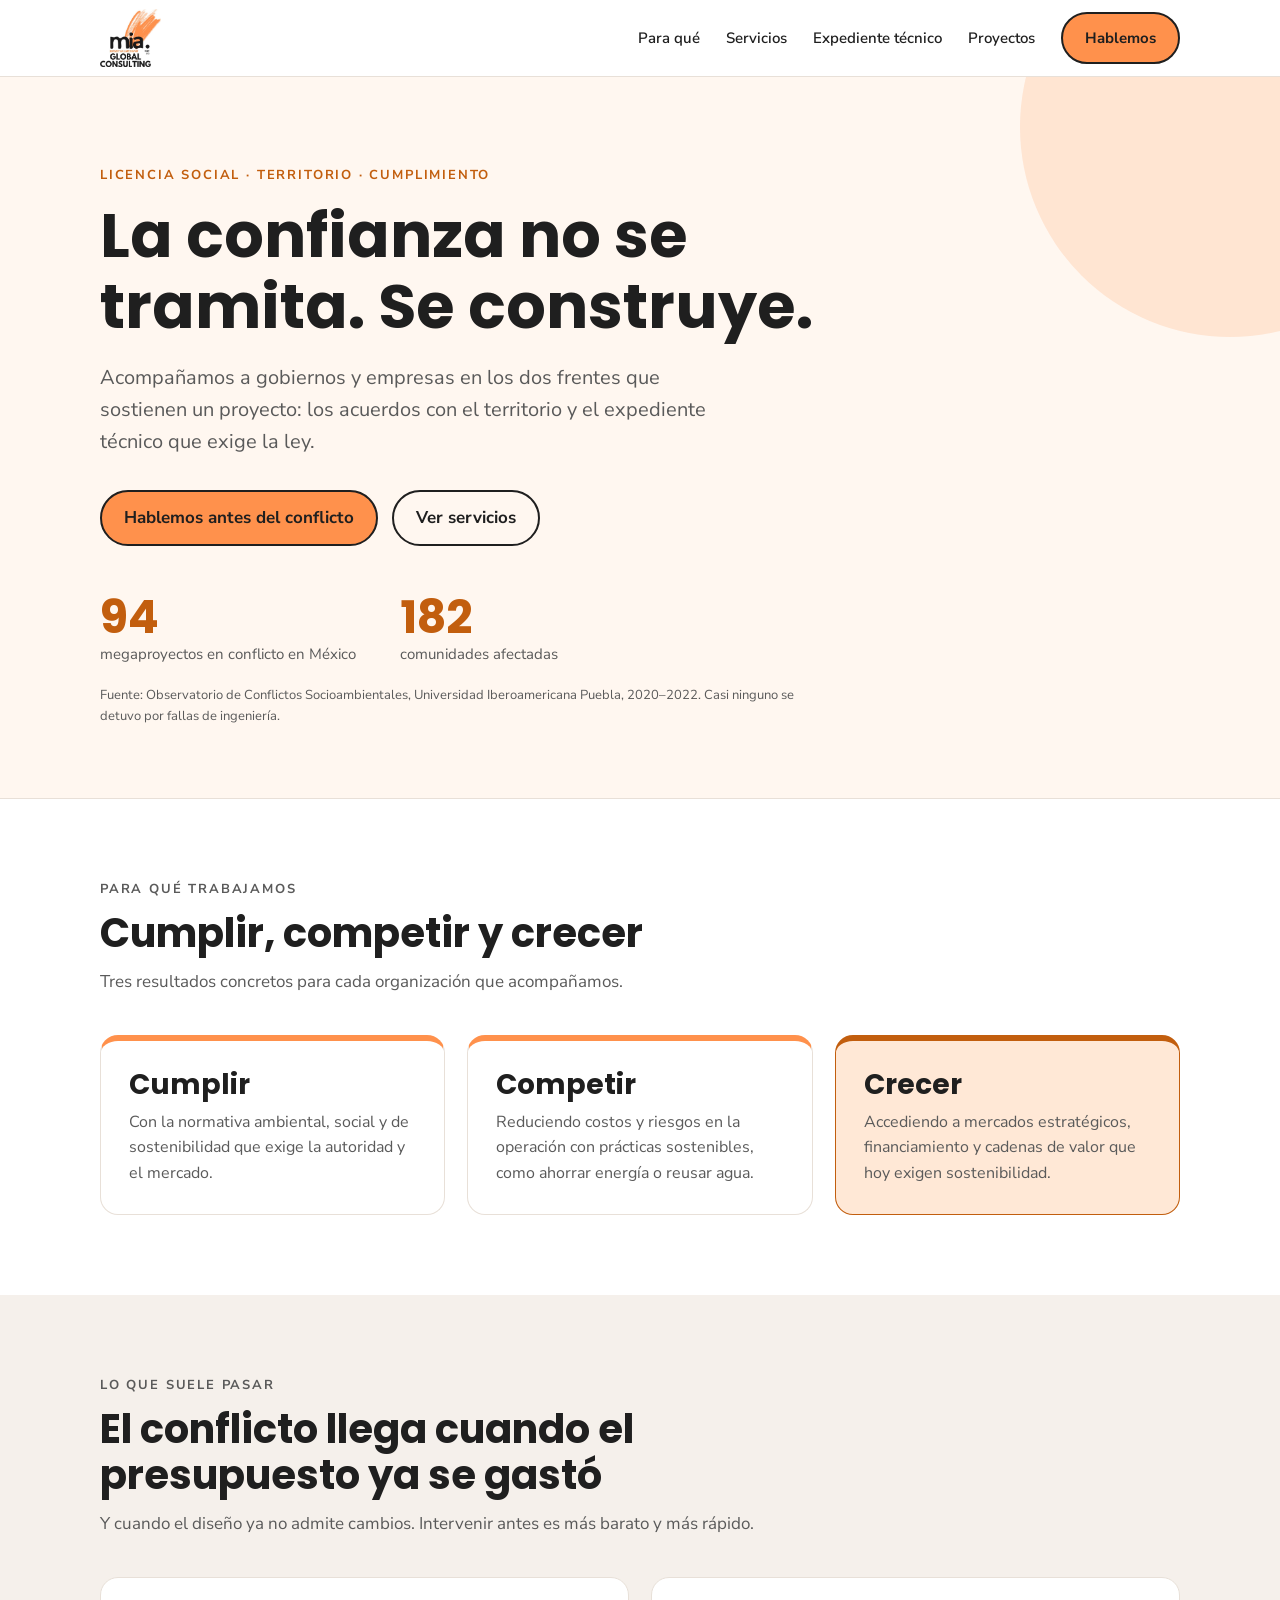
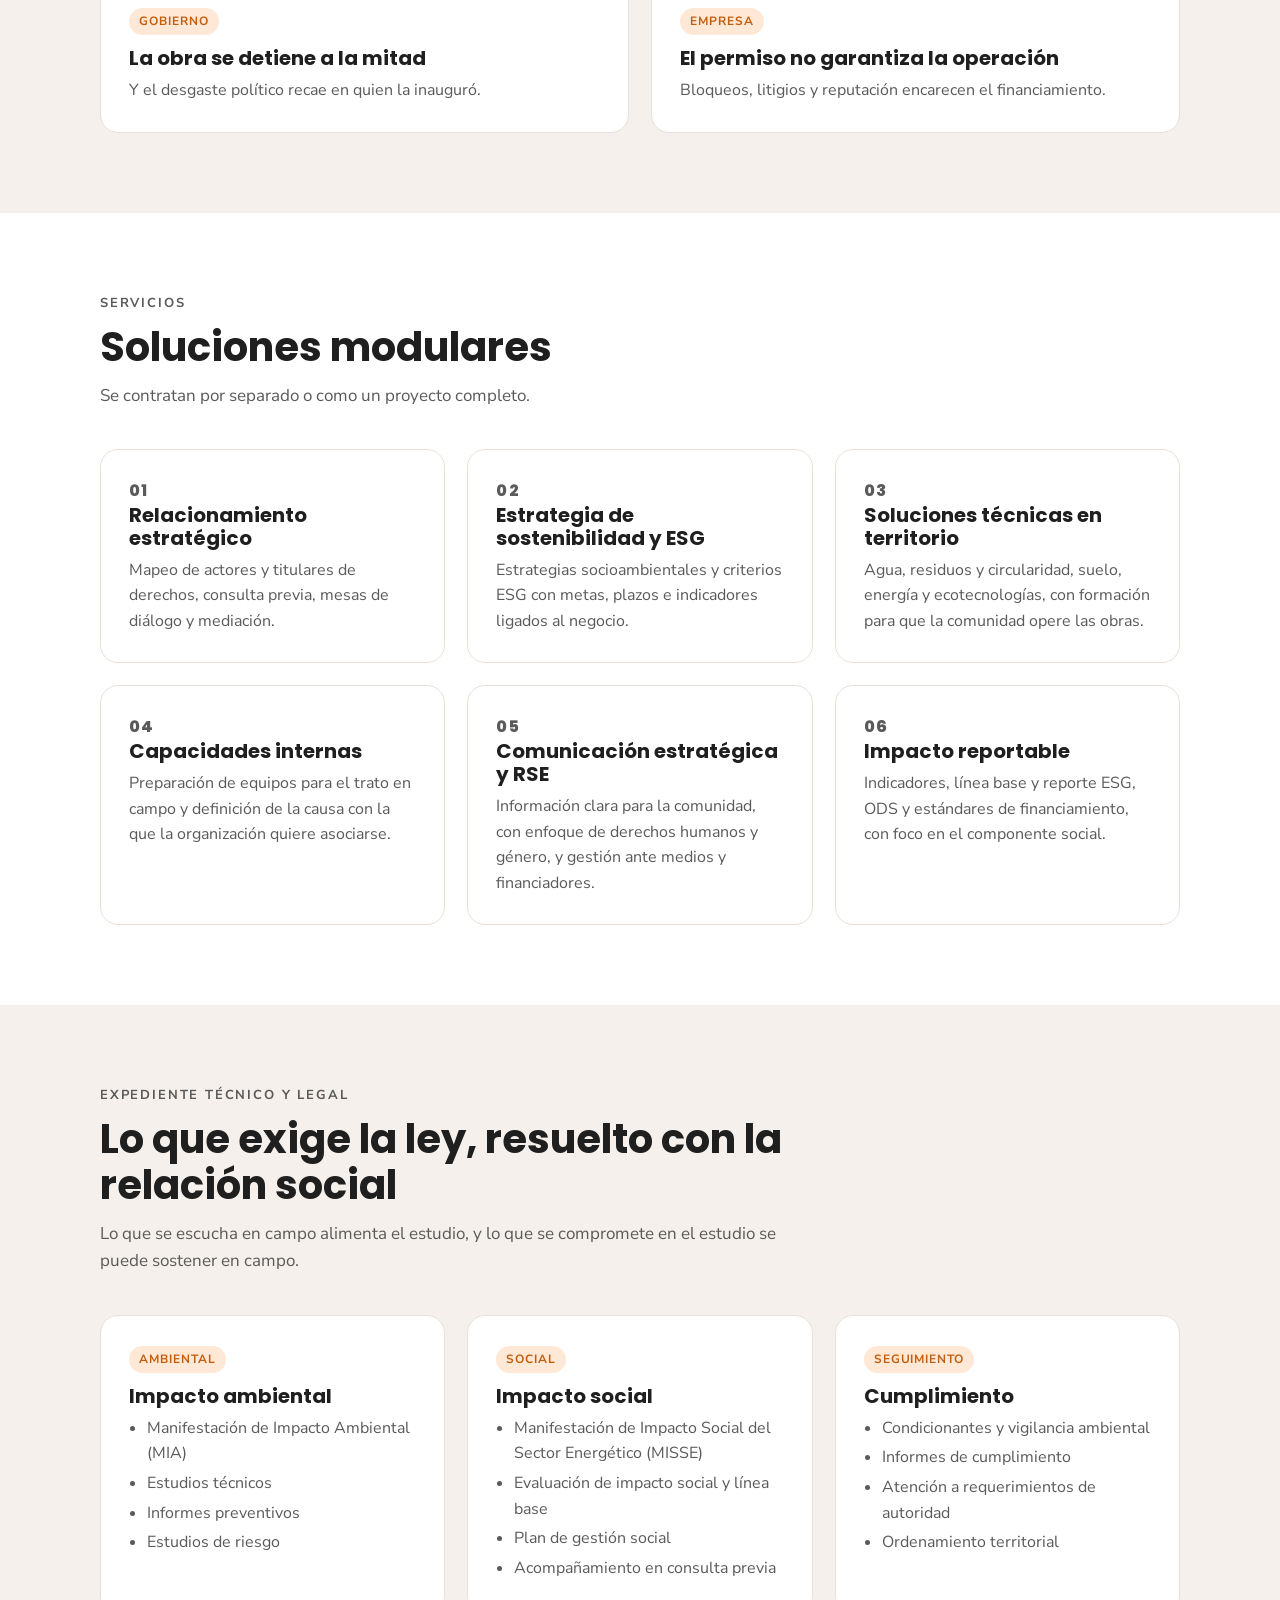
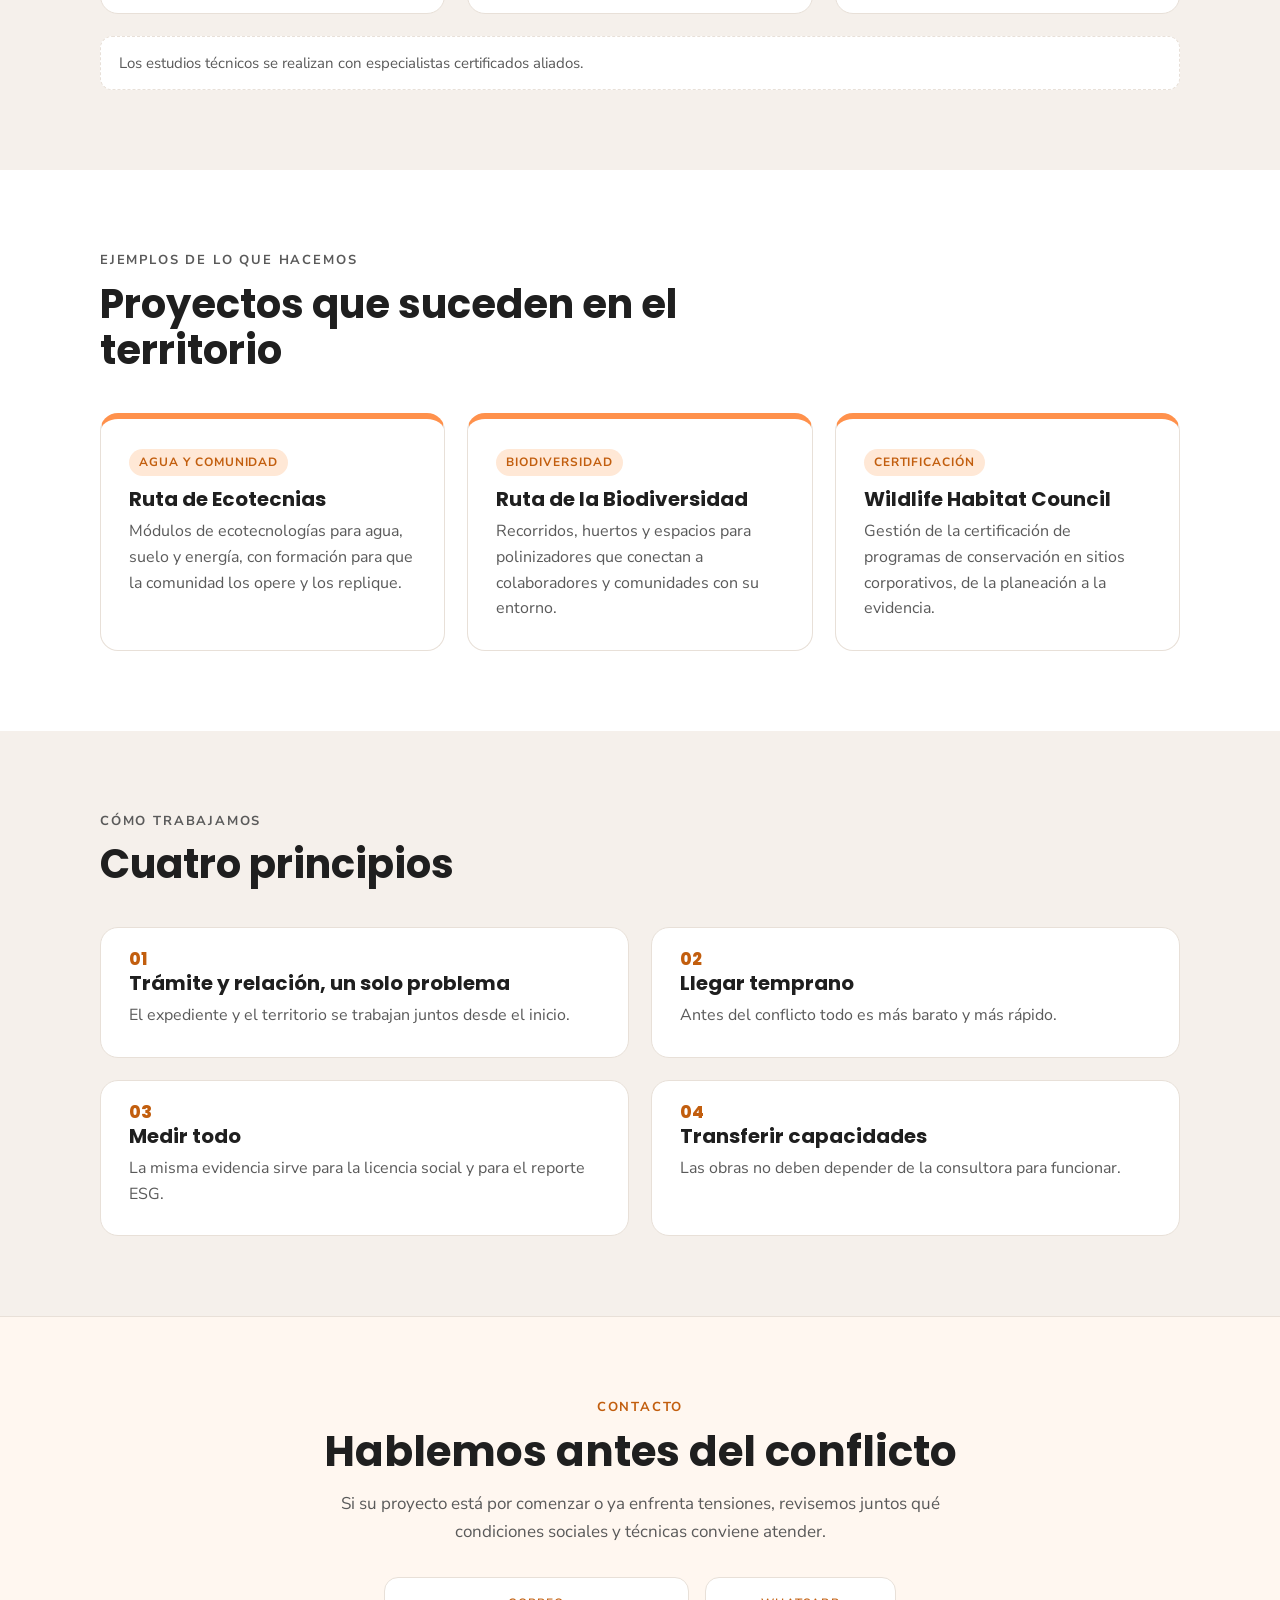
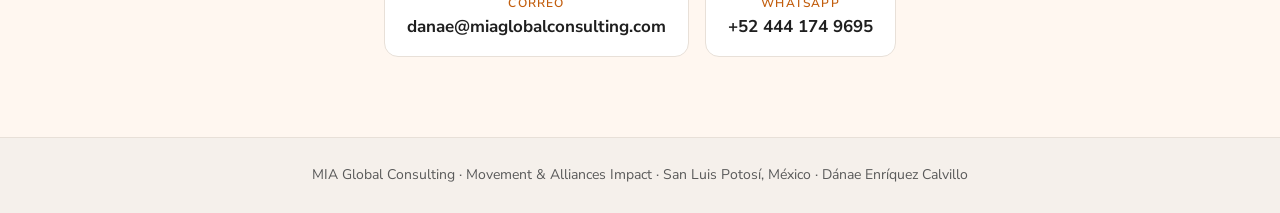
<file: index.html>
<!doctype html>
<html lang="es">
<head>
<meta charset="utf-8">
<meta name="viewport" content="width=device-width, initial-scale=1">
<title>MIA Global Consulting · Licencia social y gestión territorial</title>
<meta name="description" content="MIA Global Consulting acompaña a gobiernos y empresas en licencia social, gestión territorial, MIA, MISSE, estudios técnicos y estrategia ESG.">
<link rel="icon" href="img/logo.jpg">
<link rel="preconnect" href="https://fonts.googleapis.com">
<link rel="preconnect" href="https://fonts.gstatic.com" crossorigin>
<link href="https://fonts.googleapis.com/css2?family=Poppins:wght@600;700;800&family=Nunito+Sans:wght@400;600;700&display=swap" rel="stylesheet">
<style>
:root{
  --orange:#FF914C;
  --orange-d:#C25E0E;
  --ink:#1F1F1F;
  --muted:#5A5A5A;
  --bg:#FFFFFF;
  --soft:#FFF7F0;
  --soft2:#F5F0EB;
  --line:#E8E0D8;
  --accent-soft:#FFE8D6;
}
*{box-sizing:border-box;margin:0;padding:0}
html{scroll-behavior:smooth}
body{font-family:'Nunito Sans',Arial,sans-serif;color:var(--ink);background:var(--bg);line-height:1.6;font-size:17px}
h1,h2,h3{font-family:'Poppins',Arial,sans-serif;color:var(--ink);line-height:1.15}
a{color:inherit}
.wrap{max-width:1120px;margin:0 auto;padding:0 20px}
.eyebrow{font-size:13px;font-weight:700;letter-spacing:.14em;text-transform:uppercase;color:var(--orange-d)}
header{position:sticky;top:0;background:rgba(255,255,255,.96);backdrop-filter:blur(6px);border-bottom:1px solid var(--line);z-index:10}
header .wrap{display:flex;align-items:center;justify-content:space-between;height:76px;gap:16px}
header img{height:58px;width:auto;display:block}
nav{display:flex;gap:26px;align-items:center;font-weight:600;font-size:15px}
nav a{text-decoration:none;color:var(--ink)}
nav a:hover{color:var(--orange-d)}
.btn{display:inline-block;background:var(--orange);color:var(--ink)!important;font-weight:700;padding:12px 22px;border-radius:999px;text-decoration:none;transition:transform .15s;border:2px solid var(--ink)}
.btn:hover{transform:translateY(-1px)}
.btn.ghost{background:transparent;border:2px solid var(--ink);color:var(--ink)!important}
.hero{background:var(--soft);color:var(--ink);padding:88px 0 72px;position:relative;overflow:hidden;border-bottom:1px solid var(--line)}
.hero:after{content:"";position:absolute;right:-160px;top:-160px;width:420px;height:420px;border-radius:50%;background:var(--orange);opacity:.18;z-index:0}
.hero .wrap{position:relative;z-index:1}
.hero h1{color:var(--ink);font-size:clamp(36px,6vw,62px);max-width:760px;margin:14px 0 20px}
.hero p.lead{font-size:20px;max-width:640px;color:var(--muted)}
.hero .eyebrow{color:var(--orange-d)}
.hero .ctas{display:flex;gap:14px;flex-wrap:wrap;margin:32px 0 48px}
.stats{display:flex;gap:44px;flex-wrap:wrap;position:relative;z-index:1}
.stat b{font-family:'Poppins',sans-serif;font-size:46px;color:var(--orange-d);display:block;line-height:1}
.stat span{color:var(--muted);font-size:15px}
.src{font-size:13px;color:var(--muted);margin-top:18px;max-width:720px}
section{padding:80px 0}
section.soft{background:var(--soft2)}
.head{max-width:720px;margin-bottom:40px}
.head h2{font-size:clamp(28px,4vw,40px);margin:10px 0 12px}
.head p{color:var(--muted)}
.grid{display:grid;gap:22px}
.g3{grid-template-columns:repeat(3,1fr)}
.g2{grid-template-columns:repeat(2,1fr)}
.card{background:#fff;border:1px solid var(--line);border-radius:18px;padding:28px}
.card h3{font-size:20px;margin-bottom:8px}
.card p,.card li{color:var(--muted);font-size:16px}
.card ul{padding-left:18px;margin-top:8px}
.card li{margin-bottom:4px}
.num{font-family:'Poppins',sans-serif;font-weight:800;color:var(--orange-d);font-size:15px;letter-spacing:.08em}
.pillar{border-top:6px solid var(--orange)}
.pillar h3{font-size:28px}
.pillar.accent{background:var(--accent-soft);border-color:var(--orange-d)}
.pillar.accent h3{color:var(--ink)}
.pillar.accent p{color:var(--muted)}
.tag{display:inline-block;font-size:12px;font-weight:700;letter-spacing:.08em;text-transform:uppercase;background:var(--accent-soft);color:var(--orange-d);padding:4px 10px;border-radius:999px;margin-bottom:12px}
.quote{border-left:4px solid var(--orange);padding:6px 0 6px 18px;font-weight:600;color:var(--ink)}
.note{margin-top:22px;font-size:15px;color:var(--muted);background:#fff;border:1px dashed var(--line);border-radius:12px;padding:14px 18px}
.example{background:#fff;border:1px solid var(--line);border-top:6px solid var(--orange)}
.example h3{color:var(--ink)}
.example p{color:var(--muted)}
.principles{counter-reset:p}
.principles .card{position:relative;padding-top:44px}
.principles .card:before{counter-increment:p;content:"0" counter(p);position:absolute;top:18px;left:28px;font-family:'Poppins';font-weight:800;color:var(--orange-d)}
.contact{background:var(--soft);color:var(--ink);text-align:center;border-top:1px solid var(--line)}
.contact h2{color:var(--ink);font-size:clamp(28px,4vw,42px);margin:10px 0 14px}
.contact p{color:var(--muted);max-width:600px;margin:0 auto}
.contact .eyebrow{color:var(--orange-d)}
.cbox{display:flex;justify-content:center;gap:16px;flex-wrap:wrap;margin-top:32px}
.cbox a{background:#fff;border:1px solid var(--line);border-radius:14px;padding:16px 22px;text-decoration:none;font-weight:700;color:var(--ink);transition:border-color .15s}
.cbox a:hover{border-color:var(--orange)}
.cbox a small{display:block;font-weight:600;color:var(--orange-d);font-size:12px;letter-spacing:.1em;text-transform:uppercase}
footer{background:var(--soft2);color:var(--muted);font-size:14px;padding:26px 0;text-align:center;border-top:1px solid var(--line)}
@media (max-width:860px){
  .g3,.g2{grid-template-columns:1fr}
  nav a:not(.btn){display:none}
  section{padding:60px 0}
  .hero{padding:64px 0 56px}
  header img{height:48px}
}
</style>
</head>
<body>

<header>
<div class="wrap">
<a href="#inicio"><img src="img/logo.jpg" width="740" height="706" alt="MIA Global Consulting · Movement &amp; Alliances Impact"></a>
<nav>
<a href="#para-que">Para qué</a>
<a href="#servicios">Servicios</a>
<a href="#expediente">Expediente técnico</a>
<a href="#proyectos">Proyectos</a>
<a class="btn" href="#contacto">Hablemos</a>
</nav>
</div>
</header>

<section class="hero" id="inicio">
<div class="wrap">
<p class="eyebrow">Licencia social · Territorio · Cumplimiento</p>
<h1>La confianza no se tramita. Se construye.</h1>
<p class="lead">Acompañamos a gobiernos y empresas en los dos frentes que sostienen un proyecto: los acuerdos con el territorio y el expediente técnico que exige la ley.</p>
<div class="ctas">
<a class="btn" href="#contacto">Hablemos antes del conflicto</a>
<a class="btn ghost" href="#servicios">Ver servicios</a>
</div>
<div class="stats">
<div class="stat"><b>94</b><span>megaproyectos en conflicto en México</span></div>
<div class="stat"><b>182</b><span>comunidades afectadas</span></div>
</div>
<p class="src">Fuente: Observatorio de Conflictos Socioambientales, Universidad Iberoamericana Puebla, 2020–2022. Casi ninguno se detuvo por fallas de ingeniería.</p>
</div>
</section>

<section id="para-que">
<div class="wrap">
<div class="head">
<p class="eyebrow">Para qué trabajamos</p>
<h2>Cumplir, competir y crecer</h2>
<p>Tres resultados concretos para cada organización que acompañamos.</p>
</div>
<div class="grid g3">
<div class="card pillar"><h3>Cumplir</h3><p>Con la normativa ambiental, social y de sostenibilidad que exige la autoridad y el mercado.</p></div>
<div class="card pillar"><h3>Competir</h3><p>Reduciendo costos y riesgos en la operación con prácticas sostenibles, como ahorrar energía o reusar agua.</p></div>
<div class="card pillar accent"><h3>Crecer</h3><p>Accediendo a mercados estratégicos, financiamiento y cadenas de valor que hoy exigen sostenibilidad.</p></div>
</div>
</div>
</section>

<section class="soft">
<div class="wrap">
<div class="head">
<p class="eyebrow">Lo que suele pasar</p>
<h2>El conflicto llega cuando el presupuesto ya se gastó</h2>
<p>Y cuando el diseño ya no admite cambios. Intervenir antes es más barato y más rápido.</p>
</div>
<div class="grid g2">
<div class="card"><span class="tag">Gobierno</span><h3>La obra se detiene a la mitad</h3><p>Y el desgaste político recae en quien la inauguró.</p></div>
<div class="card"><span class="tag">Empresa</span><h3>El permiso no garantiza la operación</h3><p>Bloqueos, litigios y reputación encarecen el financiamiento.</p></div>
</div>
</div>
</section>

<section id="servicios">
<div class="wrap">
<div class="head">
<p class="eyebrow">Servicios</p>
<h2>Soluciones modulares</h2>
<p>Se contratan por separado o como un proyecto completo.</p>
</div>
<div class="grid g3">
<div class="card"><p class="num">01</p><h3>Relacionamiento estratégico</h3><p>Mapeo de actores y titulares de derechos, consulta previa, mesas de diálogo y mediación.</p></div>
<div class="card"><p class="num">02</p><h3>Estrategia de sostenibilidad y ESG</h3><p>Estrategias socioambientales y criterios ESG con metas, plazos e indicadores ligados al negocio.</p></div>
<div class="card"><p class="num">03</p><h3>Soluciones técnicas en territorio</h3><p>Agua, residuos y circularidad, suelo, energía y ecotecnologías, con formación para que la comunidad opere las obras.</p></div>
<div class="card"><p class="num">04</p><h3>Capacidades internas</h3><p>Preparación de equipos para el trato en campo y definición de la causa con la que la organización quiere asociarse.</p></div>
<div class="card"><p class="num">05</p><h3>Comunicación estratégica y RSE</h3><p>Información clara para la comunidad, con enfoque de derechos humanos y género, y gestión ante medios y financiadores.</p></div>
<div class="card"><p class="num">06</p><h3>Impacto reportable</h3><p>Indicadores, línea base y reporte ESG, ODS y estándares de financiamiento, con foco en el componente social.</p></div>
</div>
</div>
</section>

<section class="soft" id="expediente">
<div class="wrap">
<div class="head">
<p class="eyebrow">Expediente técnico y legal</p>
<h2>Lo que exige la ley, resuelto con la relación social</h2>
<p>Lo que se escucha en campo alimenta el estudio, y lo que se compromete en el estudio se puede sostener en campo.</p>
</div>
<div class="grid g3">
<div class="card"><span class="tag">Ambiental</span><h3>Impacto ambiental</h3><ul><li>Manifestación de Impacto Ambiental (MIA)</li><li>Estudios técnicos</li><li>Informes preventivos</li><li>Estudios de riesgo</li></ul></div>
<div class="card"><span class="tag">Social</span><h3>Impacto social</h3><ul><li>Manifestación de Impacto Social del Sector Energético (MISSE)</li><li>Evaluación de impacto social y línea base</li><li>Plan de gestión social</li><li>Acompañamiento en consulta previa</li></ul></div>
<div class="card"><span class="tag">Seguimiento</span><h3>Cumplimiento</h3><ul><li>Condicionantes y vigilancia ambiental</li><li>Informes de cumplimiento</li><li>Atención a requerimientos de autoridad</li><li>Ordenamiento territorial</li></ul></div>
</div>
<p class="note">Los estudios técnicos se realizan con especialistas certificados aliados.</p>
</div>
</section>

<section id="proyectos">
<div class="wrap">
<div class="head">
<p class="eyebrow">Ejemplos de lo que hacemos</p>
<h2>Proyectos que suceden en el territorio</h2>
</div>
<div class="grid g3">
<div class="card example"><span class="tag">Agua y comunidad</span><h3>Ruta de Ecotecnias</h3><p>Módulos de ecotecnologías para agua, suelo y energía, con formación para que la comunidad los opere y los replique.</p></div>
<div class="card example"><span class="tag">Biodiversidad</span><h3>Ruta de la Biodiversidad</h3><p>Recorridos, huertos y espacios para polinizadores que conectan a colaboradores y comunidades con su entorno.</p></div>
<div class="card example"><span class="tag">Certificación</span><h3>Wildlife Habitat Council</h3><p>Gestión de la certificación de programas de conservación en sitios corporativos, de la planeación a la evidencia.</p></div>
</div>
</div>
</section>

<section class="soft">
<div class="wrap">
<div class="head">
<p class="eyebrow">Cómo trabajamos</p>
<h2>Cuatro principios</h2>
</div>
<div class="grid g2 principles">
<div class="card"><h3>Trámite y relación, un solo problema</h3><p>El expediente y el territorio se trabajan juntos desde el inicio.</p></div>
<div class="card"><h3>Llegar temprano</h3><p>Antes del conflicto todo es más barato y más rápido.</p></div>
<div class="card"><h3>Medir todo</h3><p>La misma evidencia sirve para la licencia social y para el reporte ESG.</p></div>
<div class="card"><h3>Transferir capacidades</h3><p>Las obras no deben depender de la consultora para funcionar.</p></div>
</div>
</div>
</section>

<section class="contact" id="contacto">
<div class="wrap">
<p class="eyebrow">Contacto</p>
<h2>Hablemos antes del conflicto</h2>
<p>Si su proyecto está por comenzar o ya enfrenta tensiones, revisemos juntos qué condiciones sociales y técnicas conviene atender.</p>
<div class="cbox">
<a href="mailto:danae@miaglobalconsulting.com"><small>Correo</small>danae@miaglobalconsulting.com</a>
<a href="https://wa.me/524441749695"><small>WhatsApp</small>+52 444 174 9695</a>
</div>
</div>
</section>

<footer>MIA Global Consulting · Movement &amp; Alliances Impact · San Luis Potosí, México · Dánae Enríquez Calvillo</footer>

</body>
</html>
</file>
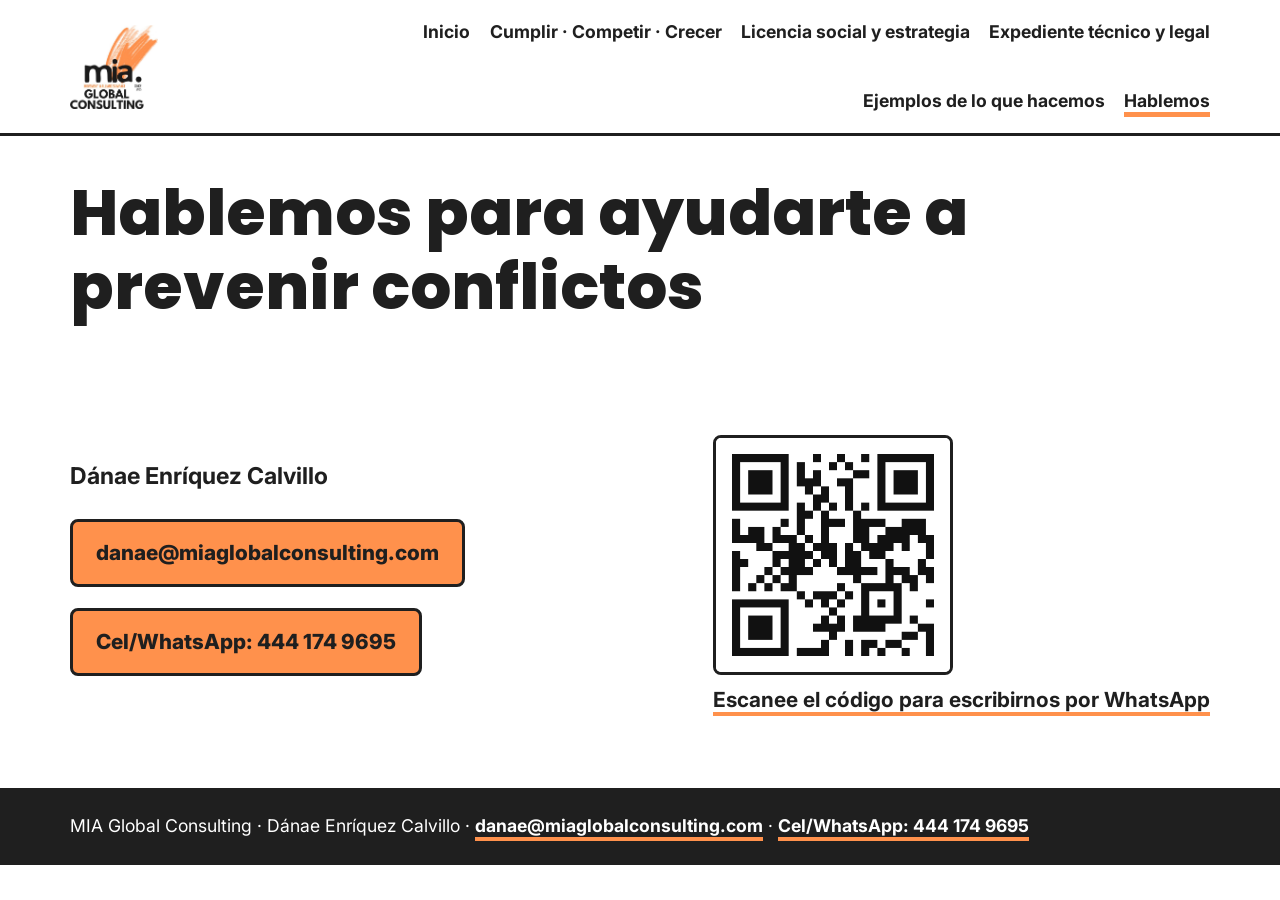
<file: contacto.html>
<!doctype html><html lang="es"><head><meta charset="utf-8"><meta name="viewport" content="width=device-width,initial-scale=1">
<title>Contacto · MIA Global Consulting</title><meta name="description" content="Licencia social · Territorio · Cumplimiento. Para gobiernos, empresas e industria.">
<link rel="icon" href="img/logo.jpg"><link rel="stylesheet" href="site.css"></head><body>
<header class="top"><div class="wrap bar"><a href="index.html" class="brand"><img src="img/logo.jpg" alt="MIA Global Consulting - Inicio" width="740" height="706"></a>
<button class="menu" aria-expanded="false" onclick="var n=document.getElementById('nav');n.classList.toggle('open');this.setAttribute('aria-expanded',n.classList.contains('open'))">Menú</button>
<nav id="nav"><a href="index.html">Inicio</a><a href="valor.html">Cumplir · Competir · Crecer</a><a href="licencia-social.html">Licencia social y estrategia</a><a href="expediente-tecnico.html">Expediente técnico y legal</a><a href="ejemplos.html">Ejemplos de lo que hacemos</a><a href="contacto.html" aria-current="page">Hablemos</a></nav></div></header>
<main class="wrap"><section class="hero"><div><h1>Hablemos para ayudarte a prevenir conflictos</h1></div></section><section class="sec contact"><div><p class="lead"><b>Dánae Enríquez Calvillo</b></p><p><a class="btn" href="mailto:danae@miaglobalconsulting.com">danae@miaglobalconsulting.com</a></p><p><a class="btn" href="https://wa.me/524441749695" target="_blank" rel="noopener">Cel/WhatsApp: 444 174 9695</a></p></div>
<a class="qr" href="https://wa.me/524441749695" target="_blank" rel="noopener"><img src="img/qr-whatsapp.png" alt="Código QR para escribir por WhatsApp a MIA" width="300" height="300"><span>Escanee el código para escribirnos por WhatsApp</span></a></section></main>
<footer><div class="wrap"><p>MIA Global Consulting · Dánae Enríquez Calvillo · <a href="mailto:danae@miaglobalconsulting.com">danae@miaglobalconsulting.com</a> · <a href="https://wa.me/524441749695" target="_blank" rel="noopener">Cel/WhatsApp: 444 174 9695</a></p></div></footer><dialog id="sl" aria-labelledby="slt"><div class="slhead"><h2 id="slt"></h2><button id="slc" type="button">Cerrar ✕</button></div><div id="slv"></div></dialog><script src="gal.js"></script></body></html>
</file>
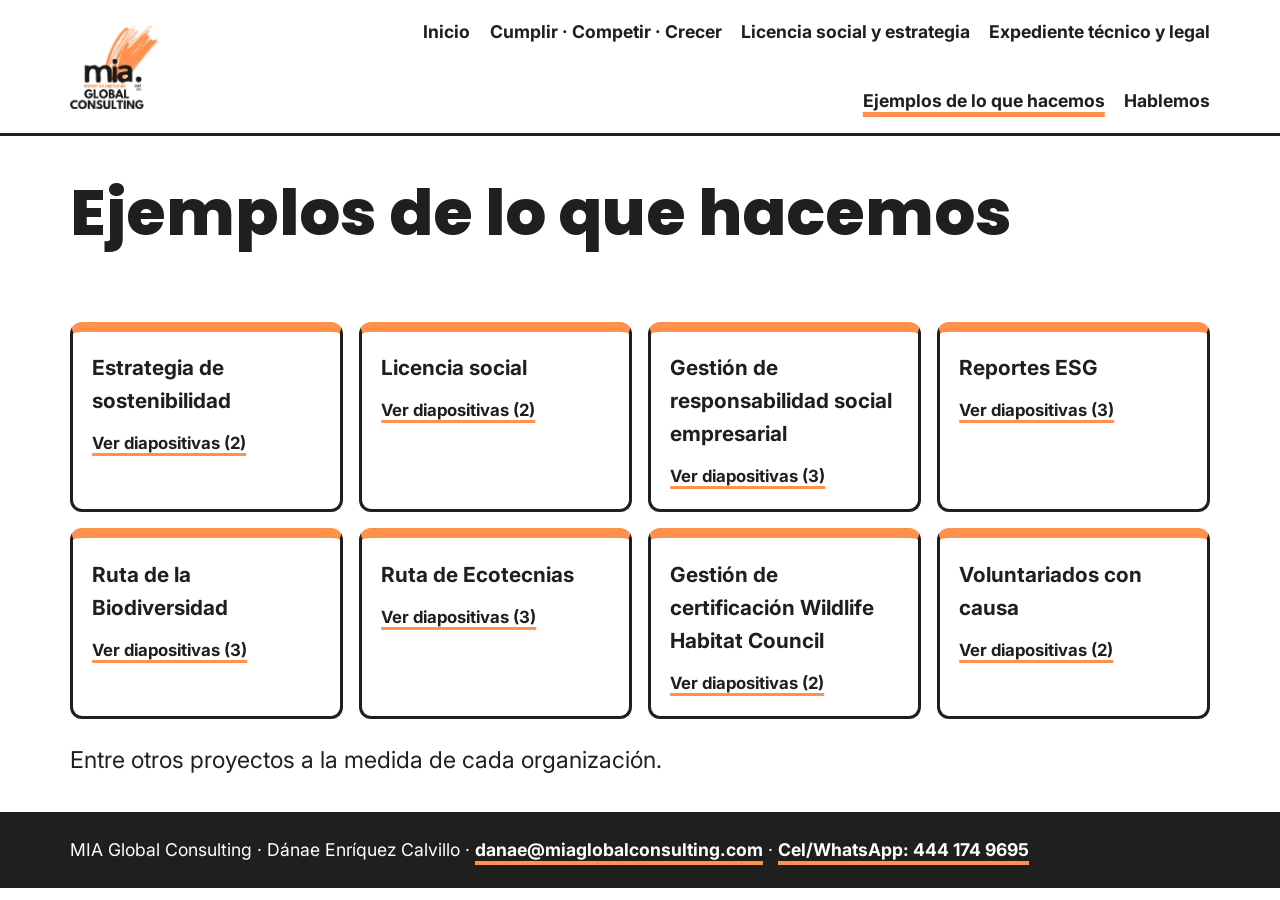
<file: ejemplos.html>
<!doctype html><html lang="es"><head><meta charset="utf-8"><meta name="viewport" content="width=device-width,initial-scale=1">
<title>Ejemplos de lo que hacemos · MIA Global Consulting</title><meta name="description" content="Licencia social · Territorio · Cumplimiento. Para gobiernos, empresas e industria.">
<link rel="icon" href="img/logo.jpg"><link rel="stylesheet" href="site.css"></head><body>
<header class="top"><div class="wrap bar"><a href="index.html" class="brand"><img src="img/logo.jpg" alt="MIA Global Consulting - Inicio" width="740" height="706"></a>
<button class="menu" aria-expanded="false" onclick="var n=document.getElementById('nav');n.classList.toggle('open');this.setAttribute('aria-expanded',n.classList.contains('open'))">Menú</button>
<nav id="nav"><a href="index.html">Inicio</a><a href="valor.html">Cumplir · Competir · Crecer</a><a href="licencia-social.html">Licencia social y estrategia</a><a href="expediente-tecnico.html">Expediente técnico y legal</a><a href="ejemplos.html" aria-current="page">Ejemplos de lo que hacemos</a><a href="contacto.html">Hablemos</a></nav></div></header>
<main class="wrap"><section class="hero"><div><h1>Ejemplos de lo que hacemos</h1></div></section><div class="grid"><button type="button" class="card exb" data-ex="0" aria-haspopup="dialog"><b>Estrategia de sostenibilidad</b><span class="vi">Ver diapositivas (2)</span></button><button type="button" class="card exb" data-ex="1" aria-haspopup="dialog"><b>Licencia social</b><span class="vi">Ver diapositivas (2)</span></button><button type="button" class="card exb" data-ex="2" aria-haspopup="dialog"><b>Gestión de responsabilidad social empresarial</b><span class="vi">Ver diapositivas (3)</span></button><button type="button" class="card exb" data-ex="3" aria-haspopup="dialog"><b>Reportes ESG</b><span class="vi">Ver diapositivas (3)</span></button><button type="button" class="card exb" data-ex="4" aria-haspopup="dialog"><b>Ruta de la Biodiversidad</b><span class="vi">Ver diapositivas (3)</span></button><button type="button" class="card exb" data-ex="5" aria-haspopup="dialog"><b>Ruta de Ecotecnias</b><span class="vi">Ver diapositivas (3)</span></button><button type="button" class="card exb" data-ex="6" aria-haspopup="dialog"><b>Gestión de certificación Wildlife Habitat Council</b><span class="vi">Ver diapositivas (2)</span></button><button type="button" class="card exb" data-ex="7" aria-haspopup="dialog"><b>Voluntariados con causa</b><span class="vi">Ver diapositivas (2)</span></button></div><p class="lead">Entre otros proyectos a la medida de cada organización.</p></main>
<footer><div class="wrap"><p>MIA Global Consulting · Dánae Enríquez Calvillo · <a href="mailto:danae@miaglobalconsulting.com">danae@miaglobalconsulting.com</a> · <a href="https://wa.me/524441749695" target="_blank" rel="noopener">Cel/WhatsApp: 444 174 9695</a></p></div></footer><dialog id="sl" aria-labelledby="slt"><div class="slhead"><h2 id="slt"></h2><button id="slc" type="button">Cerrar ✕</button></div><div id="slv"></div></dialog><script>window.EX=[{"t": "Estrategia de sostenibilidad", "h": "<div class=\"deck\" aria-label=\"Estrategia de sostenibilidad\"><div class=\"slides\" tabindex=\"0\"><section class=\"slide cover\" aria-roledescription=\"diapositiva\" aria-label=\"1 de 2\"><div class=\"sbar\"><\/div><h2>Estrategia de sostenibilidad<\/h2><p>Cumplir: con la normativa ambiental, social y de sostenibilidad.<\/p><p>Competir: menos costos y riesgos; ahorro de energía, reúso de agua.<\/p><p>Crecer: acceso a mercados estratégicos y financiamiento.<\/p><img class=\"slogo\" src=\"img/logo.jpg\" alt=\"\" width=\"740\" height=\"706\"><span class=\"snum\">1 / 2<\/span><\/section><section class=\"slide \" aria-roledescription=\"diapositiva\" aria-label=\"2 de 2\"><div class=\"sbar\"><\/div><h2>Cómo trabajamos<\/h2><p>Investigación-acción participativa.<\/p><p>ESG, GRI y ODS desde el diseño.<\/p><p>Estrategia de sostenibilidad y criterios ESG.<\/p><img class=\"slogo\" src=\"img/logo.jpg\" alt=\"\" width=\"740\" height=\"706\"><span class=\"snum\">2 / 2<\/span><\/section><\/div><div class=\"slnav\"><button type=\"button\" class=\"dprev\" aria-label=\"Diapositiva anterior\">◀<\/button><span class=\"dcount\" aria-live=\"polite\">1 / 2<\/span><button type=\"button\" class=\"dnext\" aria-label=\"Diapositiva siguiente\">▶<\/button><\/div><\/div>"}, {"t": "Licencia social", "h": "<div class=\"deck\" aria-label=\"Licencia social\"><div class=\"slides\" tabindex=\"0\"><section class=\"slide cover\" aria-roledescription=\"diapositiva\" aria-label=\"1 de 2\"><div class=\"sbar\"><\/div><h2>Licencia social<\/h2><p>La licencia social no se tramita. Se construye.<\/p><img class=\"slogo\" src=\"img/logo.jpg\" alt=\"\" width=\"740\" height=\"706\"><span class=\"snum\">1 / 2<\/span><\/section><section class=\"slide \" aria-roledescription=\"diapositiva\" aria-label=\"2 de 2\"><div class=\"sbar\"><\/div><h2>Qué incluye<\/h2><p>Mapeo de actores y relacionamiento comunitario.<\/p><p>Mesas de diálogo, consulta previa y mediación.<\/p><p>Comunicación estratégica.<\/p><img class=\"slogo\" src=\"img/logo.jpg\" alt=\"\" width=\"740\" height=\"706\"><span class=\"snum\">2 / 2<\/span><\/section><\/div><div class=\"slnav\"><button type=\"button\" class=\"dprev\" aria-label=\"Diapositiva anterior\">◀<\/button><span class=\"dcount\" aria-live=\"polite\">1 / 2<\/span><button type=\"button\" class=\"dnext\" aria-label=\"Diapositiva siguiente\">▶<\/button><\/div><\/div>"}, {"t": "Gestión de responsabilidad social empresarial", "h": "<div class=\"deck\" aria-label=\"Gestión de responsabilidad social empresarial\"><div class=\"slides\" tabindex=\"0\"><section class=\"slide cover\" aria-roledescription=\"diapositiva\" aria-label=\"1 de 3\"><div class=\"sbar\"><\/div><h2>Gestión de responsabilidad social empresarial<\/h2><p>Comunicación estratégica y RSE.<\/p><img class=\"slogo\" src=\"img/logo.jpg\" alt=\"\" width=\"740\" height=\"706\"><span class=\"snum\">1 / 3<\/span><\/section><section class=\"slide \" aria-roledescription=\"diapositiva\" aria-label=\"2 de 3\"><div class=\"sbar\"><\/div><h2>Para su equipo<\/h2><p>Salud: comer mejor, moverse, bajar el estrés.<\/p><p>Equipo: aprender juntos, fuera de la oficina.<\/p><p>Planeta: menos residuos, cuidar el agua.<\/p><img class=\"slogo\" src=\"img/logo.jpg\" alt=\"\" width=\"740\" height=\"706\"><span class=\"snum\">2 / 3<\/span><\/section><section class=\"slide \" aria-roledescription=\"diapositiva\" aria-label=\"3 de 3\"><div class=\"sbar\"><\/div><h2>Lo que recibe la organización<\/h2><p>Un insumo para su reporte de sostenibilidad.<\/p><p>Asistencia, satisfacción, compromisos y evidencias.<\/p><img class=\"slogo\" src=\"img/logo.jpg\" alt=\"\" width=\"740\" height=\"706\"><span class=\"snum\">3 / 3<\/span><\/section><\/div><div class=\"slnav\"><button type=\"button\" class=\"dprev\" aria-label=\"Diapositiva anterior\">◀<\/button><span class=\"dcount\" aria-live=\"polite\">1 / 3<\/span><button type=\"button\" class=\"dnext\" aria-label=\"Diapositiva siguiente\">▶<\/button><\/div><\/div>"}, {"t": "Reportes ESG", "h": "<div class=\"deck\" aria-label=\"Reportes ESG\"><div class=\"slides\" tabindex=\"0\"><section class=\"slide cover\" aria-roledescription=\"diapositiva\" aria-label=\"1 de 3\"><div class=\"sbar\"><\/div><h2>Reportes ESG<\/h2><p>Indicadores y reporte ESG / ODS.<\/p><img class=\"slogo\" src=\"img/logo.jpg\" alt=\"\" width=\"740\" height=\"706\"><span class=\"snum\">1 / 3<\/span><\/section><section class=\"slide \" aria-roledescription=\"diapositiva\" aria-label=\"2 de 3\"><div class=\"sbar\"><\/div><h2>Relación con ESG<\/h2><p>Ambiental: agua, residuos y biodiversidad.<\/p><p>Social: bienestar y convivencia.<\/p><p>Gobernanza: liderazgo y ejemplo.<\/p><img class=\"slogo\" src=\"img/logo.jpg\" alt=\"\" width=\"740\" height=\"706\"><span class=\"snum\">2 / 3<\/span><\/section><section class=\"slide \" aria-roledescription=\"diapositiva\" aria-label=\"3 de 3\"><div class=\"sbar\"><\/div><h2>Indicadores orientativos<\/h2><p>GRI 303 agua · GRI 306 residuos · GRI 301 materiales.<\/p><p>GRI 101 biodiversidad · GRI 403-6 bienestar · GRI 404-1 formación.<\/p><p>ODS 3, 6, 11, 12, 13 y 15.<\/p><img class=\"slogo\" src=\"img/logo.jpg\" alt=\"\" width=\"740\" height=\"706\"><span class=\"snum\">3 / 3<\/span><\/section><\/div><div class=\"slnav\"><button type=\"button\" class=\"dprev\" aria-label=\"Diapositiva anterior\">◀<\/button><span class=\"dcount\" aria-live=\"polite\">1 / 3<\/span><button type=\"button\" class=\"dnext\" aria-label=\"Diapositiva siguiente\">▶<\/button><\/div><\/div>"}, {"t": "Ruta de la Biodiversidad", "h": "<div class=\"deck\" aria-label=\"Ruta de la Biodiversidad\"><div class=\"slides\" tabindex=\"0\"><section class=\"slide cover\" aria-roledescription=\"diapositiva\" aria-label=\"1 de 3\"><div class=\"sbar\"><\/div><h2>Ruta de la Biodiversidad<\/h2><p>Espacios que invitan a polinizadores e insectos benéficos.<\/p><img class=\"slogo\" src=\"img/logo.jpg\" alt=\"\" width=\"740\" height=\"706\"><span class=\"snum\">1 / 3<\/span><\/section><section class=\"slide \" aria-roledescription=\"diapositiva\" aria-label=\"2 de 3\"><div class=\"sbar\"><\/div><h2>Jardín de polinizadores<\/h2><p>Flores que atraen abejas y mariposas.<\/p><p>Plantas nativas: sol y poca agua.<\/p><img class=\"slogo\" src=\"img/logo.jpg\" alt=\"\" width=\"740\" height=\"706\"><span class=\"snum\">2 / 3<\/span><\/section><section class=\"slide \" aria-roledescription=\"diapositiva\" aria-label=\"3 de 3\"><div class=\"sbar\"><\/div><h2>Hotel de insectos benéficos<\/h2><p>Refugio de cañas y madera perforada.<\/p><p>Abejas solitarias y mariquitas: plagas sin químicos.<\/p><img class=\"slogo\" src=\"img/logo.jpg\" alt=\"\" width=\"740\" height=\"706\"><span class=\"snum\">3 / 3<\/span><\/section><\/div><div class=\"slnav\"><button type=\"button\" class=\"dprev\" aria-label=\"Diapositiva anterior\">◀<\/button><span class=\"dcount\" aria-live=\"polite\">1 / 3<\/span><button type=\"button\" class=\"dnext\" aria-label=\"Diapositiva siguiente\">▶<\/button><\/div><\/div>"}, {"t": "Ruta de Ecotecnias", "h": "<div class=\"deck\" aria-label=\"Ruta de Ecotecnias\"><div class=\"slides\" tabindex=\"0\"><section class=\"slide cover\" aria-roledescription=\"diapositiva\" aria-label=\"1 de 3\"><div class=\"sbar\"><\/div><h2>Ruta de Ecotecnias<\/h2><p>Ecotecnias pequeñas, demostrativas y de bajo mantenimiento.<\/p><img class=\"slogo\" src=\"img/logo.jpg\" alt=\"\" width=\"740\" height=\"706\"><span class=\"snum\">1 / 3<\/span><\/section><section class=\"slide \" aria-roledescription=\"diapositiva\" aria-label=\"2 de 3\"><div class=\"sbar\"><\/div><h2>Agua que riega sola<\/h2><p>Captación de lluvia: canaleta, filtro y tanque.<\/p><p>Riego con ollas de barro y por goteo.<\/p><img class=\"slogo\" src=\"img/logo.jpg\" alt=\"\" width=\"740\" height=\"706\"><span class=\"snum\">2 / 3<\/span><\/section><section class=\"slide \" aria-roledescription=\"diapositiva\" aria-label=\"3 de 3\"><div class=\"sbar\"><\/div><h2>Suelo y cultivo<\/h2><p>Torre de lombrices: los residuos se vuelven abono.<\/p><p>Cama elevada y macetohuerto reciclado.<\/p><a class=\"btn\" href=\"ruta-ecotecnias.html\">Ver el proyecto completo<\/a><img class=\"slogo\" src=\"img/logo.jpg\" alt=\"\" width=\"740\" height=\"706\"><span class=\"snum\">3 / 3<\/span><\/section><\/div><div class=\"slnav\"><button type=\"button\" class=\"dprev\" aria-label=\"Diapositiva anterior\">◀<\/button><span class=\"dcount\" aria-live=\"polite\">1 / 3<\/span><button type=\"button\" class=\"dnext\" aria-label=\"Diapositiva siguiente\">▶<\/button><\/div><\/div>"}, {"t": "Gestión de certificación Wildlife Habitat Council", "h": "<div class=\"deck\" aria-label=\"Gestión de certificación Wildlife Habitat Council\"><div class=\"slides\" tabindex=\"0\"><section class=\"slide cover\" aria-roledescription=\"diapositiva\" aria-label=\"1 de 2\"><div class=\"sbar\"><\/div><h2>Gestión de certificación Wildlife Habitat Council<\/h2><p>Proyecto a la medida de cada organización.<\/p><img class=\"slogo\" src=\"img/logo.jpg\" alt=\"\" width=\"740\" height=\"706\"><span class=\"snum\">1 / 2<\/span><\/section><section class=\"slide \" aria-roledescription=\"diapositiva\" aria-label=\"2 de 2\"><div class=\"sbar\"><\/div><h2>Espacios para la biodiversidad<\/h2><p>Jardín de polinizadores.<\/p><p>Hotel de insectos benéficos.<\/p><p>Refugio de polinizadores.<\/p><img class=\"slogo\" src=\"img/logo.jpg\" alt=\"\" width=\"740\" height=\"706\"><span class=\"snum\">2 / 2<\/span><\/section><\/div><div class=\"slnav\"><button type=\"button\" class=\"dprev\" aria-label=\"Diapositiva anterior\">◀<\/button><span class=\"dcount\" aria-live=\"polite\">1 / 2<\/span><button type=\"button\" class=\"dnext\" aria-label=\"Diapositiva siguiente\">▶<\/button><\/div><\/div>"}, {"t": "Voluntariados con causa", "h": "<div class=\"deck\" aria-label=\"Voluntariados con causa\"><div class=\"slides\" tabindex=\"0\"><section class=\"slide cover\" aria-roledescription=\"diapositiva\" aria-label=\"1 de 2\"><div class=\"sbar\"><\/div><h2>Voluntariados con causa<\/h2><p>Experiencias con las manos para su equipo.<\/p><img class=\"slogo\" src=\"img/logo.jpg\" alt=\"\" width=\"740\" height=\"706\"><span class=\"snum\">1 / 2<\/span><\/section><section class=\"slide \" aria-roledescription=\"diapositiva\" aria-label=\"2 de 2\"><div class=\"sbar\"><\/div><h2>Cómo se vive<\/h2><p>Pasaporte, estaciones y una mesa compartida.<\/p><p>Cada persona se lleva algo vivo a casa.<\/p><a class=\"btn\" href=\"feria-sostenibilidad.html\">Ver Feria de sostenibilidad<\/a><img class=\"slogo\" src=\"img/logo.jpg\" alt=\"\" width=\"740\" height=\"706\"><span class=\"snum\">2 / 2<\/span><\/section><\/div><div class=\"slnav\"><button type=\"button\" class=\"dprev\" aria-label=\"Diapositiva anterior\">◀<\/button><span class=\"dcount\" aria-live=\"polite\">1 / 2<\/span><button type=\"button\" class=\"dnext\" aria-label=\"Diapositiva siguiente\">▶<\/button><\/div><\/div>"}]</script><script src="gal.js"></script></body></html>
</file>
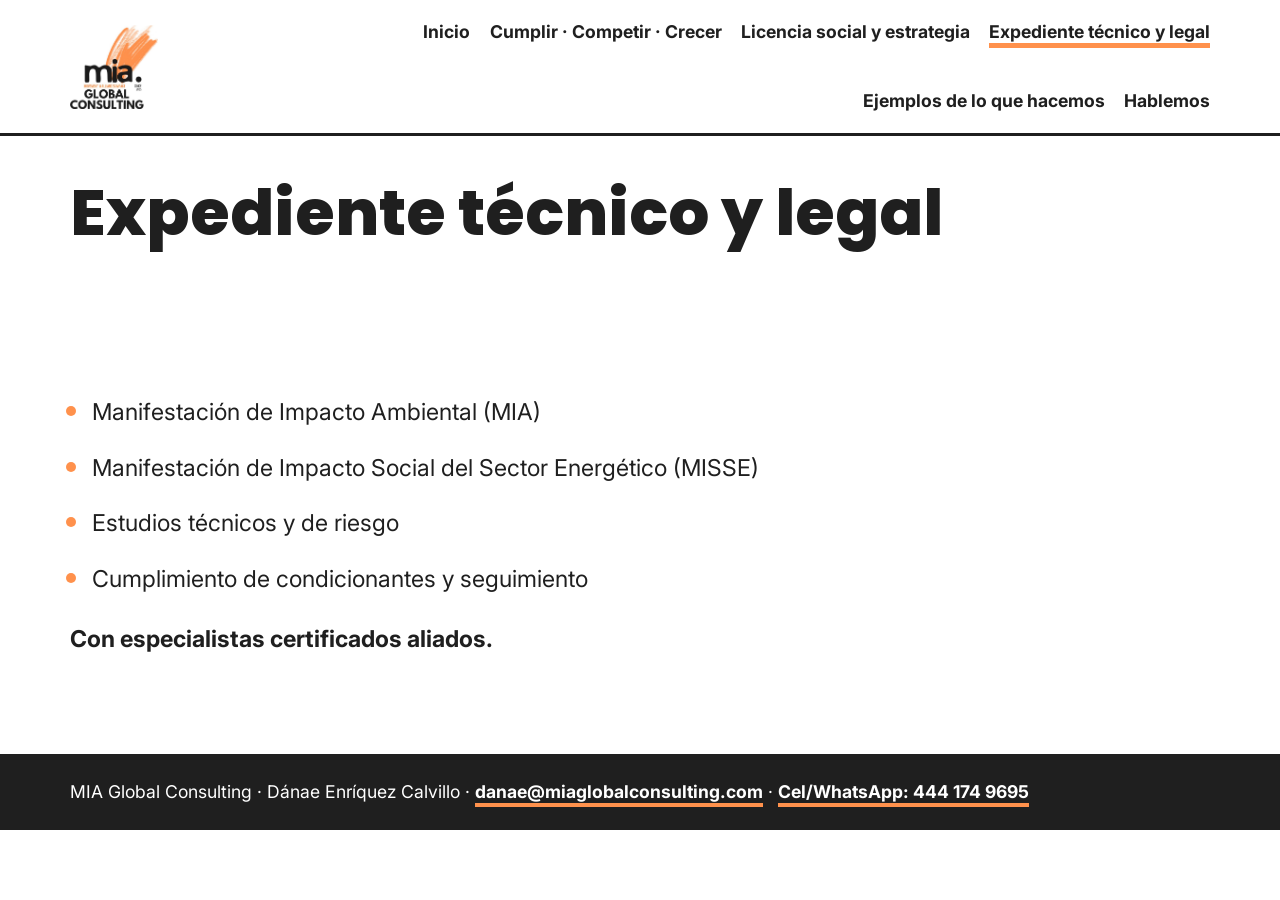
<file: expediente-tecnico.html>
<!doctype html><html lang="es"><head><meta charset="utf-8"><meta name="viewport" content="width=device-width,initial-scale=1">
<title>Expediente técnico y legal · MIA Global Consulting</title><meta name="description" content="Licencia social · Territorio · Cumplimiento. Para gobiernos, empresas e industria.">
<link rel="icon" href="img/logo.jpg"><link rel="stylesheet" href="site.css"></head><body>
<header class="top"><div class="wrap bar"><a href="index.html" class="brand"><img src="img/logo.jpg" alt="MIA Global Consulting - Inicio" width="740" height="706"></a>
<button class="menu" aria-expanded="false" onclick="var n=document.getElementById('nav');n.classList.toggle('open');this.setAttribute('aria-expanded',n.classList.contains('open'))">Menú</button>
<nav id="nav"><a href="index.html">Inicio</a><a href="valor.html">Cumplir · Competir · Crecer</a><a href="licencia-social.html">Licencia social y estrategia</a><a href="expediente-tecnico.html" aria-current="page">Expediente técnico y legal</a><a href="ejemplos.html">Ejemplos de lo que hacemos</a><a href="contacto.html">Hablemos</a></nav></div></header>
<main class="wrap"><section class="hero"><div><h1>Expediente técnico y legal</h1></div></section><section class="sec"><ul class='list'><li>Manifestación de Impacto Ambiental (MIA)</li><li>Manifestación de Impacto Social del Sector Energético (MISSE)</li><li>Estudios técnicos y de riesgo</li><li>Cumplimiento de condicionantes y seguimiento</li></ul><p class="lead"><b>Con especialistas certificados aliados.</b></p></section></main>
<footer><div class="wrap"><p>MIA Global Consulting · Dánae Enríquez Calvillo · <a href="mailto:danae@miaglobalconsulting.com">danae@miaglobalconsulting.com</a> · <a href="https://wa.me/524441749695" target="_blank" rel="noopener">Cel/WhatsApp: 444 174 9695</a></p></div></footer><dialog id="sl" aria-labelledby="slt"><div class="slhead"><h2 id="slt"></h2><button id="slc" type="button">Cerrar ✕</button></div><div id="slv"></div></dialog><script src="gal.js"></script></body></html>
</file>
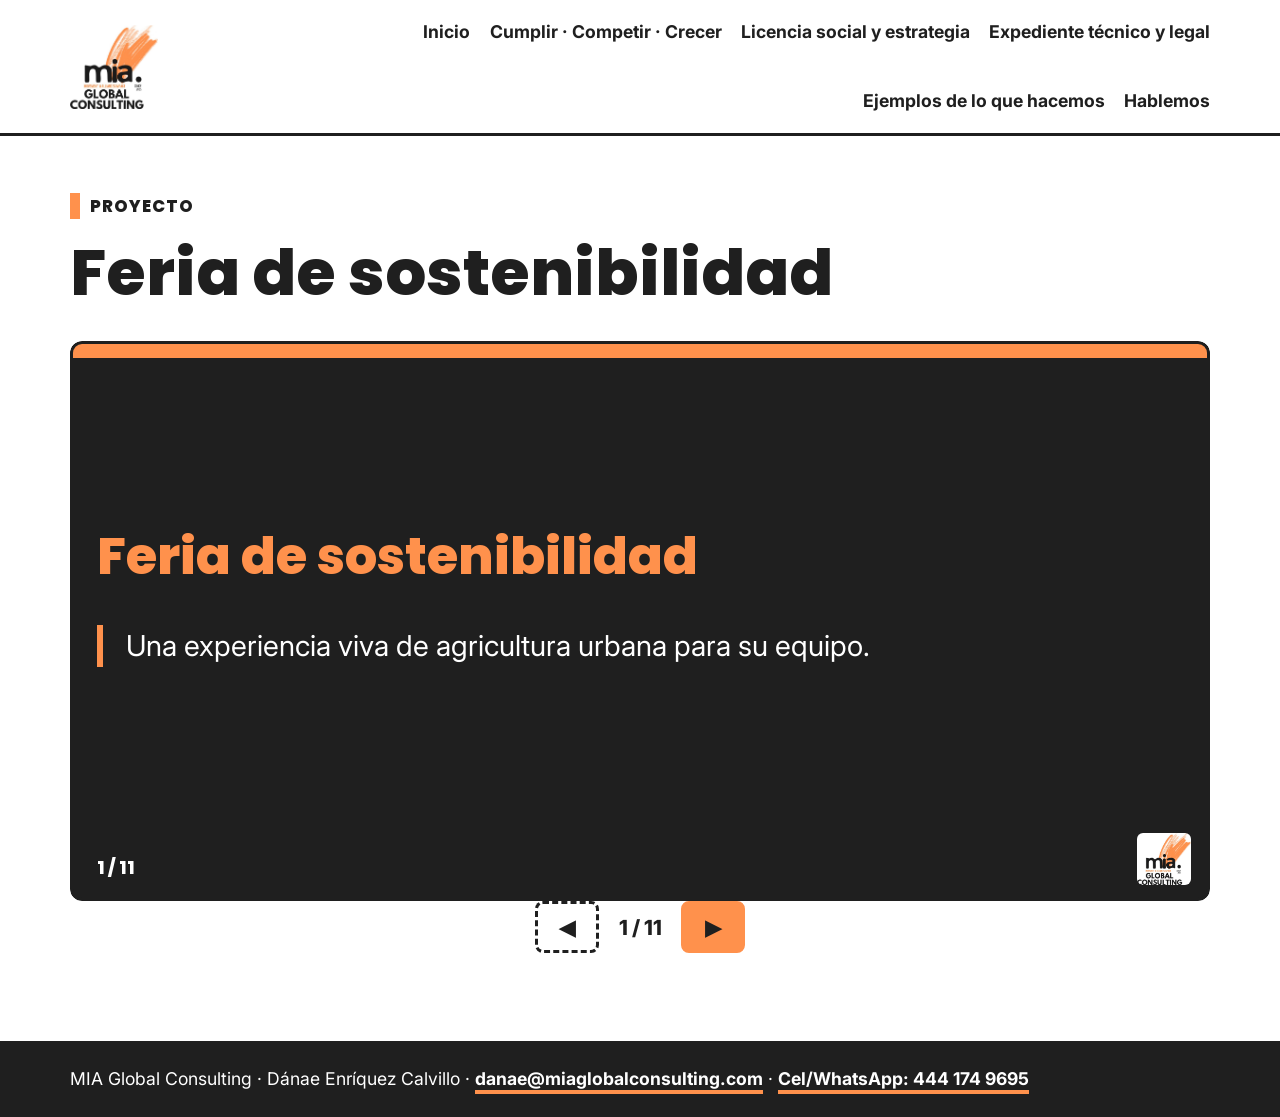
<file: feria-sostenibilidad.html>
<!doctype html><html lang="es"><head><meta charset="utf-8"><meta name="viewport" content="width=device-width,initial-scale=1">
<title>Feria de sostenibilidad · MIA Global Consulting</title><meta name="description" content="Licencia social · Territorio · Cumplimiento. Para gobiernos, empresas e industria.">
<link rel="icon" href="img/logo.jpg"><link rel="stylesheet" href="site.css"></head><body>
<header class="top"><div class="wrap bar"><a href="index.html" class="brand"><img src="img/logo.jpg" alt="MIA Global Consulting - Inicio" width="740" height="706"></a>
<button class="menu" aria-expanded="false" onclick="var n=document.getElementById('nav');n.classList.toggle('open');this.setAttribute('aria-expanded',n.classList.contains('open'))">Menú</button>
<nav id="nav"><a href="index.html">Inicio</a><a href="valor.html">Cumplir · Competir · Crecer</a><a href="licencia-social.html">Licencia social y estrategia</a><a href="expediente-tecnico.html">Expediente técnico y legal</a><a href="ejemplos.html">Ejemplos de lo que hacemos</a><a href="contacto.html">Hablemos</a></nav></div></header>
<main class="wrap"><section class="sec"><p class="eyebrow">Proyecto</p><h1>Feria de sostenibilidad</h1><div class="deck" aria-label="Proyecto: Feria de sostenibilidad"><div class="slides" tabindex="0"><section class="slide cover" aria-roledescription="diapositiva" aria-label="1 de 11"><div class="sbar"></div><h2>Feria de sostenibilidad</h2><p>Una experiencia viva de agricultura urbana para su equipo.</p><img class="slogo" src="img/logo.jpg" alt="" width="740" height="706"><span class="snum">1 / 11</span></section><section class="slide " aria-roledescription="diapositiva" aria-label="2 de 11"><div class="sbar"></div><h2>El reto</h2><p>Vivimos lejos de la tierra y de nuestra comida.</p><p>Su equipo busca bienestar, integración y compromiso ESG.</p><p>Salud · Equipo · Planeta</p><img class="slogo" src="img/logo.jpg" alt="" width="740" height="706"><span class="snum">2 / 11</span></section><section class="slide " aria-roledescription="diapositiva" aria-label="3 de 11"><div class="sbar"></div><h2>La propuesta</h2><p>Un circuito lúdico de 10 estaciones.</p><p>Cada equipo recorre el ciclo completo: de la semilla al plato, y de vuelta a la tierra.</p><p>Se aprende con las manos y cada persona se lleva algo vivo a casa.</p><img class="slogo" src="img/logo.jpg" alt="" width="740" height="706"><span class="snum">3 / 11</span></section><section class="slide " aria-roledescription="diapositiva" aria-label="4 de 11"><div class="sbar"></div><h2>La aventura</h2><p>Cada persona recibe su pasaporte del huerto.</p><p>En cada estación: un sello y una pista.</p><p>Los equipos llevan nombres de semillas o polinizadores.</p><p>En el cierre se revela un mensaje.</p><img class="slogo" src="img/logo.jpg" alt="" width="740" height="706"><span class="snum">4 / 11</span></section><section class="slide " aria-roledescription="diapositiva" aria-label="5 de 11"><div class="sbar"></div><h2>Estaciones 1 a 5</h2><p>1. Magia en la semilla</p><p>2. Fungicultura en casa</p><p>3. Casita nueva para tus plantas</p><p>4. El arte de regar</p><p>5. Oro negro en casa (compostaje)</p><img class="slogo" src="img/logo.jpg" alt="" width="740" height="706"><span class="snum">5 / 11</span></section><section class="slide " aria-roledescription="diapositiva" aria-label="6 de 11"><div class="sbar"></div><h2>Estaciones 6 a 10</h2><p>6. Detectives de plagas</p><p>7. Tu herbolario en casa</p><p>8. Polinizadores en acción</p><p>9. Huerto en cualquier lugar</p><p>10. De la planta al plato</p><img class="slogo" src="img/logo.jpg" alt="" width="740" height="706"><span class="snum">6 / 11</span></section><section class="slide " aria-roledescription="diapositiva" aria-label="7 de 11"><div class="sbar"></div><h2>Lo que se lleva cada persona</h2><p>Charola sembrada · bolsa de setas · plántula en maceta</p><p>Riego por goteo · mini compostero · repelente orgánico</p><p>Esqueje aromático · bombas de semillas · contenedor decorado · receta</p><img class="slogo" src="img/logo.jpg" alt="" width="740" height="706"><span class="snum">7 / 11</span></section><section class="slide " aria-roledescription="diapositiva" aria-label="8 de 11"><div class="sbar"></div><h2>Así fluye el día</h2><p>Bienvenida</p><p>10 estaciones en rotación</p><p>La mesa compartida: degustación, mensaje y compromisos</p><p>Alrededor de 3 horas en total.</p><img class="slogo" src="img/logo.jpg" alt="" width="740" height="706"><span class="snum">8 / 11</span></section><section class="slide " aria-roledescription="diapositiva" aria-label="9 de 11"><div class="sbar"></div><h2>Impacto medible</h2><p>Social: horas de formación (GRI 404-1) y promoción de la salud (GRI 403-6).</p><p>Ambiental: residuos compostados y cuidado del agua.</p><p>ODS 2, 3, 4, 12, 13 y 15.</p><img class="slogo" src="img/logo.jpg" alt="" width="740" height="706"><span class="snum">9 / 11</span></section><section class="slide " aria-roledescription="diapositiva" aria-label="10 de 11"><div class="sbar"></div><h2>Lo que recibe la organización</h2><p>Microencuestas lúdicas en el pasaporte durante la rotación.</p><p>Después: un insumo para su reporte de sostenibilidad.</p><p>Métricas GRI y ODS; asistencia, satisfacción, compromisos y evidencias.</p><img class="slogo" src="img/logo.jpg" alt="" width="740" height="706"><span class="snum">10 / 11</span></section><section class="slide end" aria-roledescription="diapositiva" aria-label="11 de 11"><div class="sbar"></div><h2>Siguientes pasos</h2><p>1. Huerto corporativo permanente</p><p>2. Programa trimestral</p><p>3. Voluntariado</p><img class="slogo" src="img/logo.jpg" alt="" width="740" height="706"><span class="snum">11 / 11</span></section></div><div class="slnav"><button type="button" class="dprev" aria-label="Diapositiva anterior">◀</button><span class="dcount" aria-live="polite">1 / 11</span><button type="button" class="dnext" aria-label="Diapositiva siguiente">▶</button></div></div></section></main>
<footer><div class="wrap"><p>MIA Global Consulting · Dánae Enríquez Calvillo · <a href="mailto:danae@miaglobalconsulting.com">danae@miaglobalconsulting.com</a> · <a href="https://wa.me/524441749695" target="_blank" rel="noopener">Cel/WhatsApp: 444 174 9695</a></p></div></footer><dialog id="sl" aria-labelledby="slt"><div class="slhead"><h2 id="slt"></h2><button id="slc" type="button">Cerrar ✕</button></div><div id="slv"></div></dialog><script src="gal.js"></script></body></html>
</file>
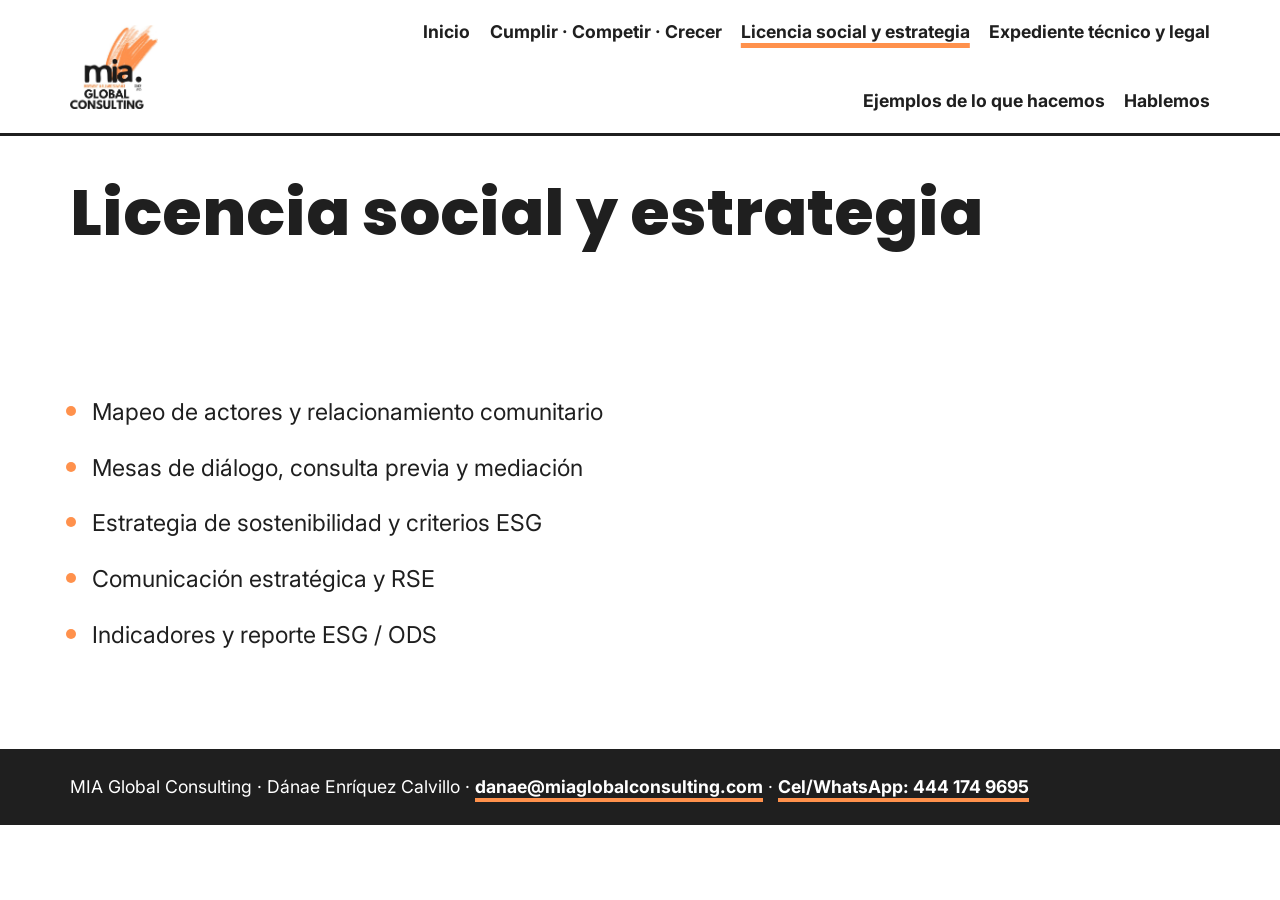
<file: licencia-social.html>
<!doctype html><html lang="es"><head><meta charset="utf-8"><meta name="viewport" content="width=device-width,initial-scale=1">
<title>Licencia social y estrategia · MIA Global Consulting</title><meta name="description" content="Licencia social · Territorio · Cumplimiento. Para gobiernos, empresas e industria.">
<link rel="icon" href="img/logo.jpg"><link rel="stylesheet" href="site.css"></head><body>
<header class="top"><div class="wrap bar"><a href="index.html" class="brand"><img src="img/logo.jpg" alt="MIA Global Consulting - Inicio" width="740" height="706"></a>
<button class="menu" aria-expanded="false" onclick="var n=document.getElementById('nav');n.classList.toggle('open');this.setAttribute('aria-expanded',n.classList.contains('open'))">Menú</button>
<nav id="nav"><a href="index.html">Inicio</a><a href="valor.html">Cumplir · Competir · Crecer</a><a href="licencia-social.html" aria-current="page">Licencia social y estrategia</a><a href="expediente-tecnico.html">Expediente técnico y legal</a><a href="ejemplos.html">Ejemplos de lo que hacemos</a><a href="contacto.html">Hablemos</a></nav></div></header>
<main class="wrap"><section class="hero"><div><h1>Licencia social y estrategia</h1></div></section><section class="sec"><ul class='list'><li>Mapeo de actores y relacionamiento comunitario</li><li>Mesas de diálogo, consulta previa y mediación</li><li>Estrategia de sostenibilidad y criterios ESG</li><li>Comunicación estratégica y RSE</li><li>Indicadores y reporte ESG / ODS</li></ul></section></main>
<footer><div class="wrap"><p>MIA Global Consulting · Dánae Enríquez Calvillo · <a href="mailto:danae@miaglobalconsulting.com">danae@miaglobalconsulting.com</a> · <a href="https://wa.me/524441749695" target="_blank" rel="noopener">Cel/WhatsApp: 444 174 9695</a></p></div></footer><dialog id="sl" aria-labelledby="slt"><div class="slhead"><h2 id="slt"></h2><button id="slc" type="button">Cerrar ✕</button></div><div id="slv"></div></dialog><script src="gal.js"></script></body></html>
</file>
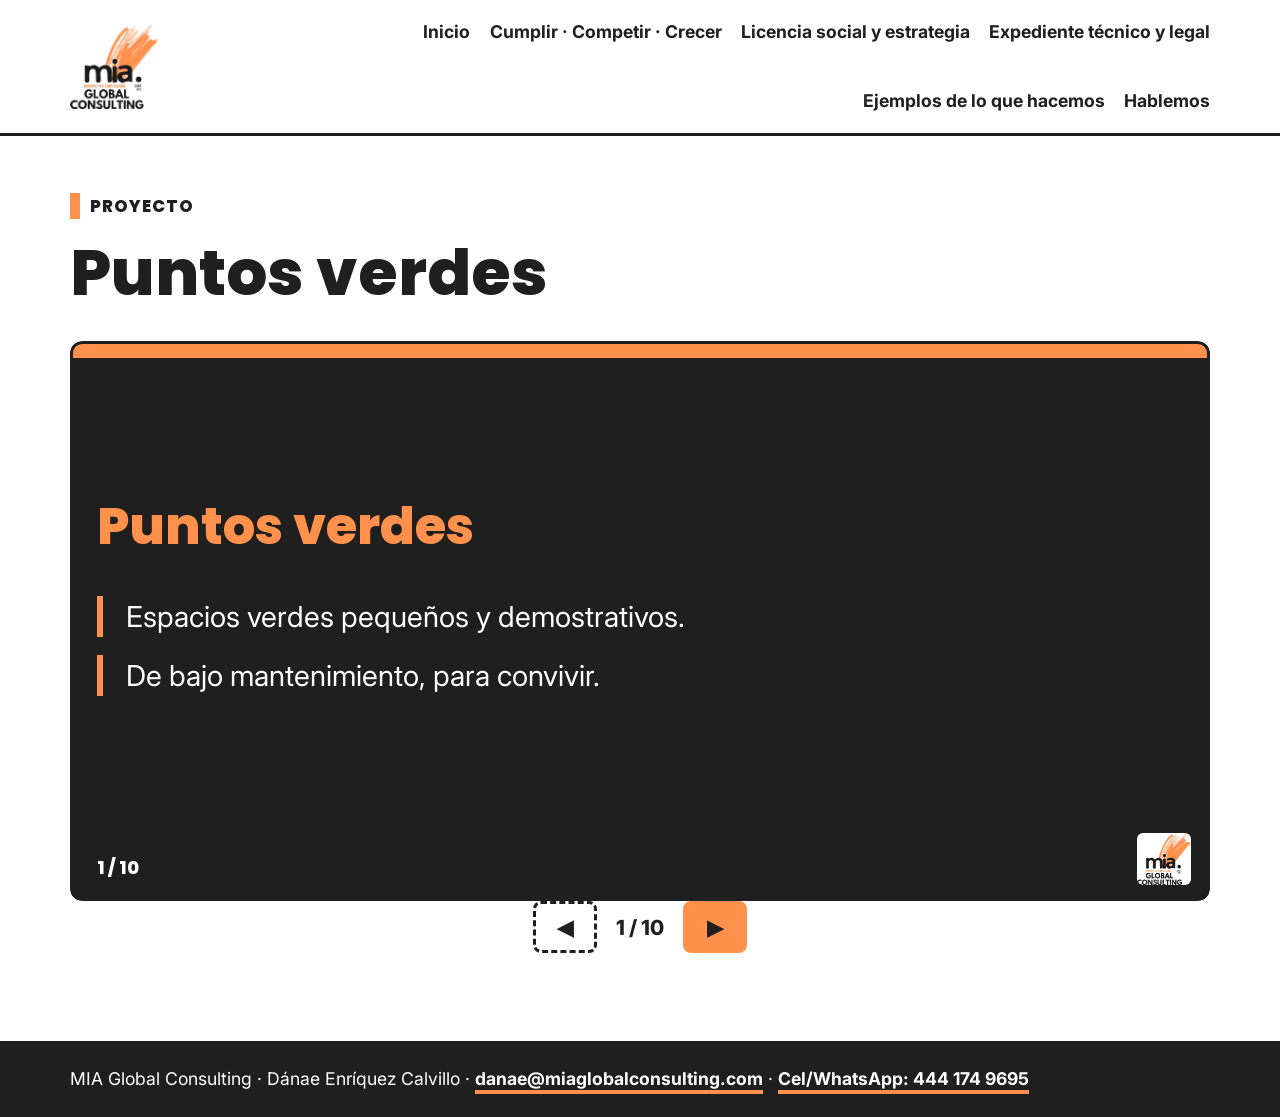
<file: puntos-verdes.html>
<!doctype html><html lang="es"><head><meta charset="utf-8"><meta name="viewport" content="width=device-width,initial-scale=1">
<title>Puntos verdes · MIA Global Consulting</title><meta name="description" content="Licencia social · Territorio · Cumplimiento. Para gobiernos, empresas e industria.">
<link rel="icon" href="img/logo.jpg"><link rel="stylesheet" href="site.css"></head><body>
<header class="top"><div class="wrap bar"><a href="index.html" class="brand"><img src="img/logo.jpg" alt="MIA Global Consulting - Inicio" width="740" height="706"></a>
<button class="menu" aria-expanded="false" onclick="var n=document.getElementById('nav');n.classList.toggle('open');this.setAttribute('aria-expanded',n.classList.contains('open'))">Menú</button>
<nav id="nav"><a href="index.html">Inicio</a><a href="valor.html">Cumplir · Competir · Crecer</a><a href="licencia-social.html">Licencia social y estrategia</a><a href="expediente-tecnico.html">Expediente técnico y legal</a><a href="ejemplos.html">Ejemplos de lo que hacemos</a><a href="contacto.html">Hablemos</a></nav></div></header>
<main class="wrap"><section class="sec"><p class="eyebrow">Proyecto</p><h1>Puntos verdes</h1><div class="deck" aria-label="Proyecto: Puntos verdes"><div class="slides" tabindex="0"><section class="slide cover" aria-roledescription="diapositiva" aria-label="1 de 10"><div class="sbar"></div><h2>Puntos verdes</h2><p>Espacios verdes pequeños y demostrativos.</p><p>De bajo mantenimiento, para convivir.</p><img class="slogo" src="img/logo.jpg" alt="" width="740" height="706"><span class="snum">1 / 10</span></section><section class="slide " aria-roledescription="diapositiva" aria-label="2 de 10"><div class="sbar"></div><h2>Dónde</h2><p>Oficinas: terraza, patio o pasillo.</p><p>Casas: jardín, patio o azotea.</p><p>Empresas: áreas comunes y comedor.</p><img class="slogo" src="img/logo.jpg" alt="" width="740" height="706"><span class="snum">2 / 10</span></section><section class="slide " aria-roledescription="diapositiva" aria-label="3 de 10"><div class="sbar"></div><h2>Por qué un punto verde</h2><p>Bienestar: una pausa que baja el estrés.</p><p>Convivencia: un lugar para encontrarse.</p><p>Imagen: un espacio que se recuerda.</p><p>Ejemplo: sustentabilidad a la vista.</p><img class="slogo" src="img/logo.jpg" alt="" width="740" height="706"><span class="snum">3 / 10</span></section><section class="slide " aria-roledescription="diapositiva" aria-label="4 de 10"><div class="sbar"></div><h2>Espiral de aromáticas</h2><p>Espiral de piedra con microclimas, de seco a húmedo.</p><p>Romero, lavanda, orégano, tomillo, menta.</p><p>Beneficio: aroma, biodiversidad y una pieza central.</p><img class="slogo" src="img/logo.jpg" alt="" width="740" height="706"><span class="snum">4 / 10</span></section><section class="slide " aria-roledescription="diapositiva" aria-label="5 de 10"><div class="sbar"></div><h2>Jardín de polinizadores</h2><p>Flores que atraen abejas y mariposas.</p><p>Plantas nativas: sol y poca agua.</p><p>Cuidado: poda por temporada.</p><img class="slogo" src="img/logo.jpg" alt="" width="740" height="706"><span class="snum">5 / 10</span></section><section class="slide " aria-roledescription="diapositiva" aria-label="6 de 10"><div class="sbar"></div><h2>Hotel de insectos benéficos</h2><p>Refugio de cañas y madera perforada.</p><p>Huéspedes: abejas solitarias y mariquitas.</p><p>Cuidado: revisión una vez al año.</p><img class="slogo" src="img/logo.jpg" alt="" width="740" height="706"><span class="snum">6 / 10</span></section><section class="slide " aria-roledescription="diapositiva" aria-label="7 de 10"><div class="sbar"></div><h2>Refugio de polinizadores</h2><p>Las flores dan néctar y polen.</p><p>El hotel da refugio.</p><p>Los insectos polinizan y cuidan.</p><p>Color · vida · plagas sin químicos.</p><img class="slogo" src="img/logo.jpg" alt="" width="740" height="706"><span class="snum">7 / 10</span></section><section class="slide " aria-roledescription="diapositiva" aria-label="8 de 10"><div class="sbar"></div><h2>Rincón de convivencia</h2><p>Pérgola con enredadera aromática y bancas.</p><p>Para pausas, café y reuniones al aire libre.</p><p>Beneficio: sombra, bienestar y convivencia.</p><img class="slogo" src="img/logo.jpg" alt="" width="740" height="706"><span class="snum">8 / 10</span></section><section class="slide " aria-roledescription="diapositiva" aria-label="9 de 10"><div class="sbar"></div><h2>Relación con ESG</h2><p>Ambiental: agua, residuos y biodiversidad.</p><p>Social: bienestar y convivencia.</p><p>Gobernanza: liderazgo y ejemplo.</p><p>Indicadores orientativos GRI y ODS 3, 6, 11, 12, 13 y 15.</p><img class="slogo" src="img/logo.jpg" alt="" width="740" height="706"><span class="snum">9 / 10</span></section><section class="slide end" aria-roledescription="diapositiva" aria-label="10 de 10"><div class="sbar"></div><h2>Siguientes pasos</h2><p>1. Visita al sitio</p><p>2. Elegir módulos o sistemas</p><p>3. Diseño final</p><img class="slogo" src="img/logo.jpg" alt="" width="740" height="706"><span class="snum">10 / 10</span></section></div><div class="slnav"><button type="button" class="dprev" aria-label="Diapositiva anterior">◀</button><span class="dcount" aria-live="polite">1 / 10</span><button type="button" class="dnext" aria-label="Diapositiva siguiente">▶</button></div></div></section></main>
<footer><div class="wrap"><p>MIA Global Consulting · Dánae Enríquez Calvillo · <a href="mailto:danae@miaglobalconsulting.com">danae@miaglobalconsulting.com</a> · <a href="https://wa.me/524441749695" target="_blank" rel="noopener">Cel/WhatsApp: 444 174 9695</a></p></div></footer><dialog id="sl" aria-labelledby="slt"><div class="slhead"><h2 id="slt"></h2><button id="slc" type="button">Cerrar ✕</button></div><div id="slv"></div></dialog><script src="gal.js"></script></body></html>
</file>
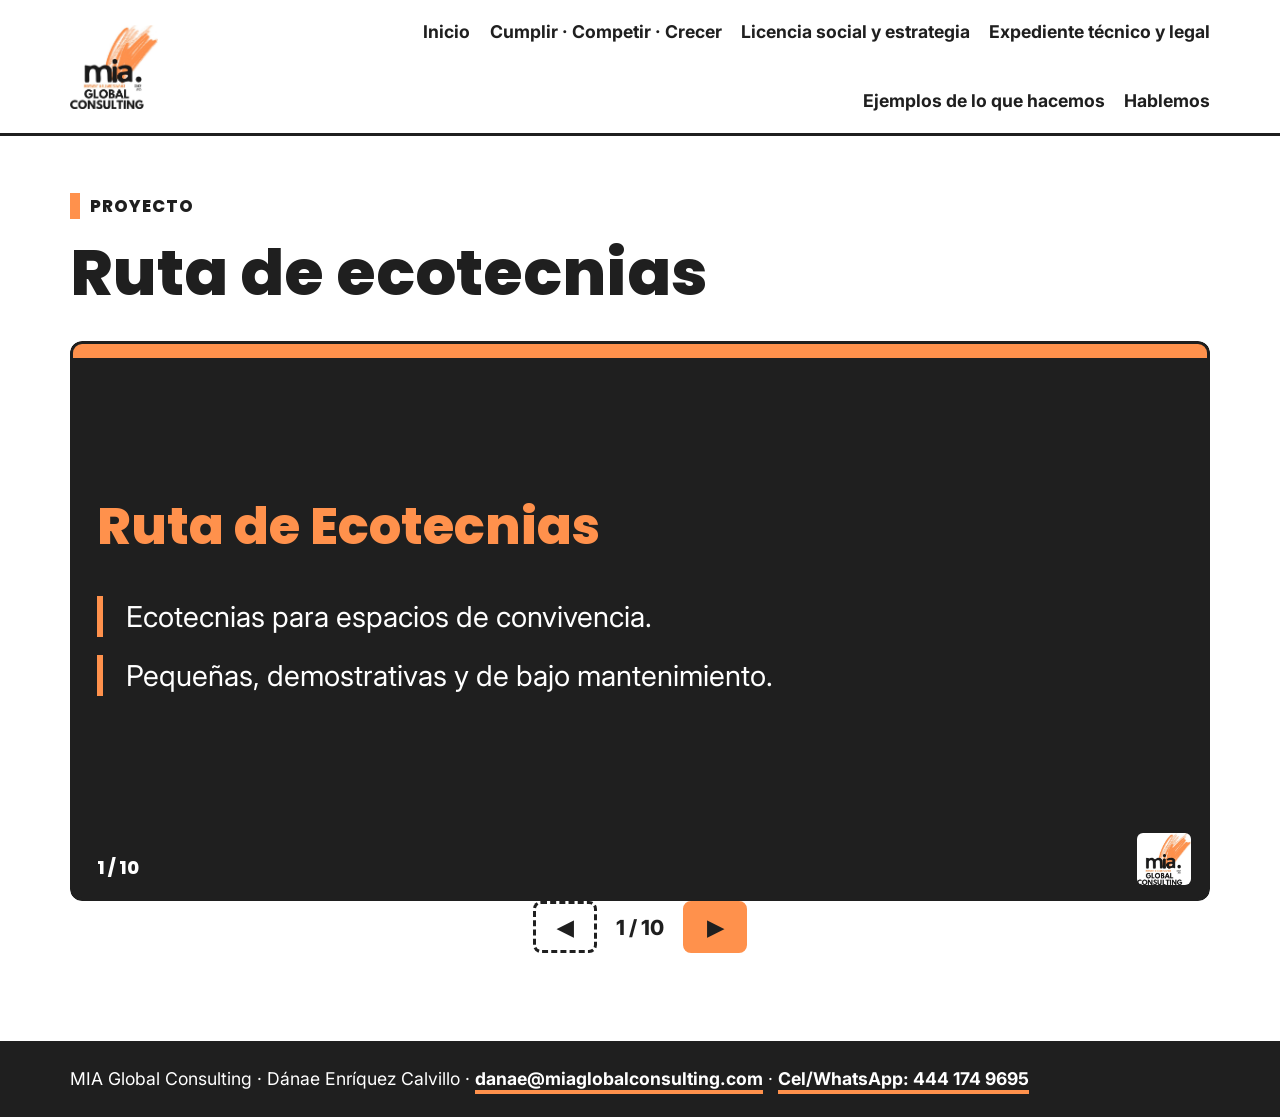
<file: ruta-ecotecnias.html>
<!doctype html><html lang="es"><head><meta charset="utf-8"><meta name="viewport" content="width=device-width,initial-scale=1">
<title>Ruta de ecotecnias · MIA Global Consulting</title><meta name="description" content="Licencia social · Territorio · Cumplimiento. Para gobiernos, empresas e industria.">
<link rel="icon" href="img/logo.jpg"><link rel="stylesheet" href="site.css"></head><body>
<header class="top"><div class="wrap bar"><a href="index.html" class="brand"><img src="img/logo.jpg" alt="MIA Global Consulting - Inicio" width="740" height="706"></a>
<button class="menu" aria-expanded="false" onclick="var n=document.getElementById('nav');n.classList.toggle('open');this.setAttribute('aria-expanded',n.classList.contains('open'))">Menú</button>
<nav id="nav"><a href="index.html">Inicio</a><a href="valor.html">Cumplir · Competir · Crecer</a><a href="licencia-social.html">Licencia social y estrategia</a><a href="expediente-tecnico.html">Expediente técnico y legal</a><a href="ejemplos.html">Ejemplos de lo que hacemos</a><a href="contacto.html">Hablemos</a></nav></div></header>
<main class="wrap"><section class="sec"><p class="eyebrow">Proyecto</p><h1>Ruta de ecotecnias</h1><div class="deck" aria-label="Proyecto: Ruta de ecotecnias"><div class="slides" tabindex="0"><section class="slide cover" aria-roledescription="diapositiva" aria-label="1 de 10"><div class="sbar"></div><h2>Ruta de Ecotecnias</h2><p>Ecotecnias para espacios de convivencia.</p><p>Pequeñas, demostrativas y de bajo mantenimiento.</p><img class="slogo" src="img/logo.jpg" alt="" width="740" height="706"><span class="snum">1 / 10</span></section><section class="slide " aria-roledescription="diapositiva" aria-label="2 de 10"><div class="sbar"></div><h2>Qué es</h2><p>Un recorrido por ecotecnias que se pueden ver, tocar y replicar.</p><p>Para oficinas, casas y empresas: terraza, patio, azotea o áreas comunes.</p><img class="slogo" src="img/logo.jpg" alt="" width="740" height="706"><span class="snum">2 / 10</span></section><section class="slide " aria-roledescription="diapositiva" aria-label="3 de 10"><div class="sbar"></div><h2>Captación de lluvia</h2><p>Agua del techo para regar.</p><p>Canaleta: recoge el agua del techo.</p><p>Filtro: separa las primeras lluvias.</p><p>Tanque: guarda agua para riego.</p><p>Beneficio: menos agua de la red.</p><img class="slogo" src="img/logo.jpg" alt="" width="740" height="706"><span class="snum">3 / 10</span></section><section class="slide " aria-roledescription="diapositiva" aria-label="4 de 10"><div class="sbar"></div><h2>Riego con ollas de barro</h2><p>Ollas de barro enterradas junto a las plantas.</p><p>El barro suelta agua poco a poco a la raíz.</p><p>Se rellenan una vez a la semana.</p><p>Beneficio: menos agua y riego casi autónomo.</p><img class="slogo" src="img/logo.jpg" alt="" width="740" height="706"><span class="snum">4 / 10</span></section><section class="slide " aria-roledescription="diapositiva" aria-label="5 de 10"><div class="sbar"></div><h2>Riego por goteo</h2><p>Manguera con goteros y temporizador: riega sola.</p><p>Se integra en camas y macetas.</p><p>Beneficio: agua justa, a la hora justa.</p><img class="slogo" src="img/logo.jpg" alt="" width="740" height="706"><span class="snum">5 / 10</span></section><section class="slide " aria-roledescription="diapositiva" aria-label="6 de 10"><div class="sbar"></div><h2>Torre de lombrices</h2><p>Tubo perforado enterrado: las lombrices hacen abono.</p><p>Se alimenta con residuos de café y fruta.</p><p>Beneficio: residuos valorizados; bien manejada no huele.</p><img class="slogo" src="img/logo.jpg" alt="" width="740" height="706"><span class="snum">6 / 10</span></section><section class="slide " aria-roledescription="diapositiva" aria-label="7 de 10"><div class="sbar"></div><h2>Cama elevada y macetohuerto</h2><p>Cama a la altura de la cintura: accesible, también en silla de ruedas.</p><p>Macetohuerto en contenedores reciclados: economía circular a la vista.</p><img class="slogo" src="img/logo.jpg" alt="" width="740" height="706"><span class="snum">7 / 10</span></section><section class="slide " aria-roledescription="diapositiva" aria-label="8 de 10"><div class="sbar"></div><h2>Sistema: agua que riega sola</h2><p>Captación + goteo + ollas de barro.</p><p>Lluvia → tanque → goteo con temporizador → ollas de barro.</p><p>Beneficio: riego casi autónomo y menos agua de la red.</p><img class="slogo" src="img/logo.jpg" alt="" width="740" height="706"><span class="snum">8 / 10</span></section><section class="slide " aria-roledescription="diapositiva" aria-label="9 de 10"><div class="sbar"></div><h2>Así se conecta todo</h2><p>Agua, abono y polinizadores circulan entre los módulos.</p><p>Cada módulo se puede empezar solo y combinarse después.</p><img class="slogo" src="img/logo.jpg" alt="" width="740" height="706"><span class="snum">9 / 10</span></section><section class="slide end" aria-roledescription="diapositiva" aria-label="10 de 10"><div class="sbar"></div><h2>Siguientes pasos</h2><p>1. Visita al sitio</p><p>2. Elegir módulos o sistemas</p><p>3. Diseño final</p><p>Los espacios se confirman en la visita.</p><img class="slogo" src="img/logo.jpg" alt="" width="740" height="706"><span class="snum">10 / 10</span></section></div><div class="slnav"><button type="button" class="dprev" aria-label="Diapositiva anterior">◀</button><span class="dcount" aria-live="polite">1 / 10</span><button type="button" class="dnext" aria-label="Diapositiva siguiente">▶</button></div></div></section></main>
<footer><div class="wrap"><p>MIA Global Consulting · Dánae Enríquez Calvillo · <a href="mailto:danae@miaglobalconsulting.com">danae@miaglobalconsulting.com</a> · <a href="https://wa.me/524441749695" target="_blank" rel="noopener">Cel/WhatsApp: 444 174 9695</a></p></div></footer><dialog id="sl" aria-labelledby="slt"><div class="slhead"><h2 id="slt"></h2><button id="slc" type="button">Cerrar ✕</button></div><div id="slv"></div></dialog><script src="gal.js"></script></body></html>
</file>
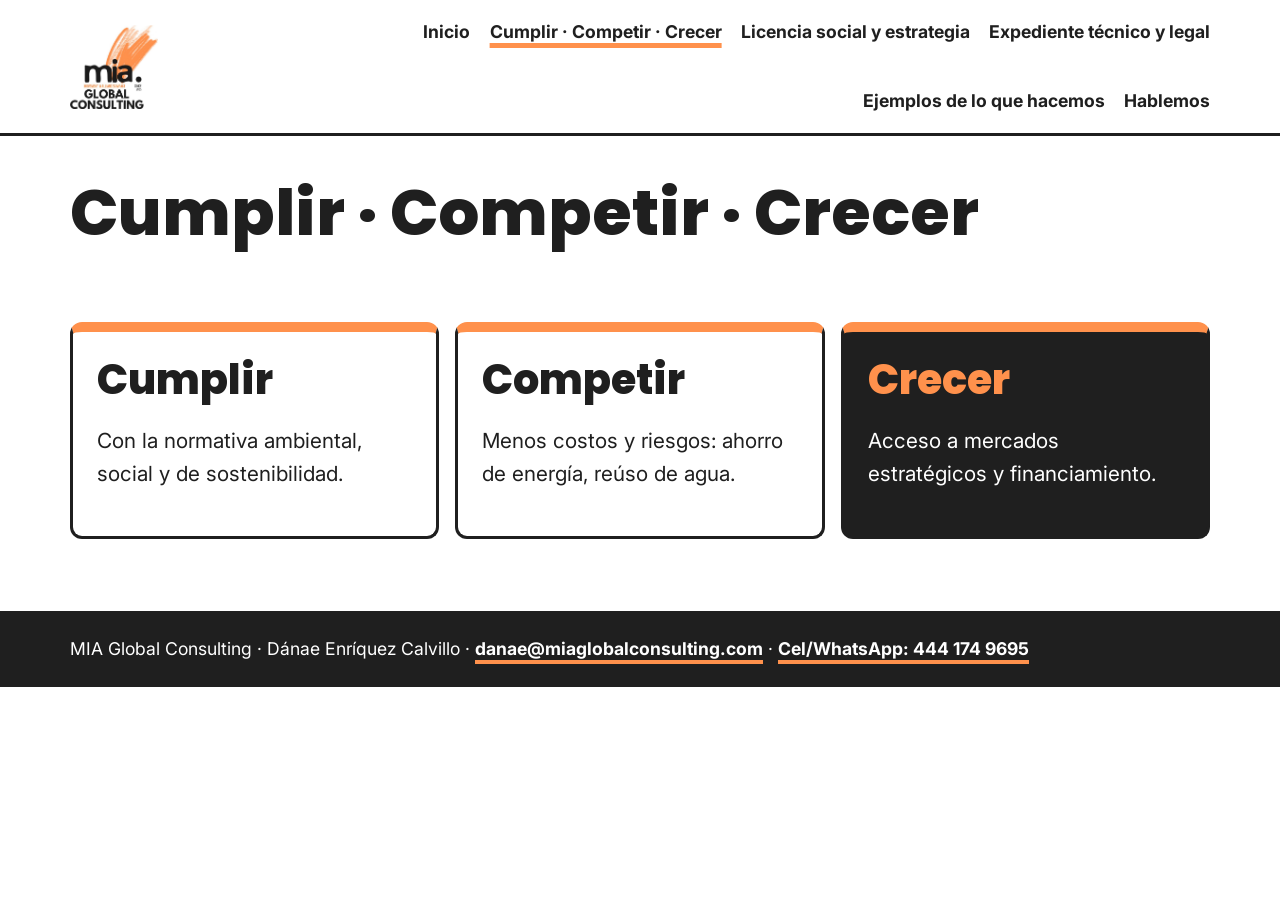
<file: valor.html>
<!doctype html><html lang="es"><head><meta charset="utf-8"><meta name="viewport" content="width=device-width,initial-scale=1">
<title>Cumplir · Competir · Crecer · MIA Global Consulting</title><meta name="description" content="Licencia social · Territorio · Cumplimiento. Para gobiernos, empresas e industria.">
<link rel="icon" href="img/logo.jpg"><link rel="stylesheet" href="site.css"></head><body>
<header class="top"><div class="wrap bar"><a href="index.html" class="brand"><img src="img/logo.jpg" alt="MIA Global Consulting - Inicio" width="740" height="706"></a>
<button class="menu" aria-expanded="false" onclick="var n=document.getElementById('nav');n.classList.toggle('open');this.setAttribute('aria-expanded',n.classList.contains('open'))">Menú</button>
<nav id="nav"><a href="index.html">Inicio</a><a href="valor.html" aria-current="page">Cumplir · Competir · Crecer</a><a href="licencia-social.html">Licencia social y estrategia</a><a href="expediente-tecnico.html">Expediente técnico y legal</a><a href="ejemplos.html">Ejemplos de lo que hacemos</a><a href="contacto.html">Hablemos</a></nav></div></header>
<main class="wrap"><section class="hero"><div><h1>Cumplir · Competir · Crecer</h1></div></section><div class="grid3"><article class="box"><h2>Cumplir</h2><p>Con la normativa ambiental, social y de sostenibilidad.</p></article><article class="box"><h2>Competir</h2><p>Menos costos y riesgos: ahorro de energía, reúso de agua.</p></article><article class="box dark"><h2>Crecer</h2><p>Acceso a mercados estratégicos y financiamiento.</p></article></div></main>
<footer><div class="wrap"><p>MIA Global Consulting · Dánae Enríquez Calvillo · <a href="mailto:danae@miaglobalconsulting.com">danae@miaglobalconsulting.com</a> · <a href="https://wa.me/524441749695" target="_blank" rel="noopener">Cel/WhatsApp: 444 174 9695</a></p></div></footer><dialog id="sl" aria-labelledby="slt"><div class="slhead"><h2 id="slt"></h2><button id="slc" type="button">Cerrar ✕</button></div><div id="slv"></div></dialog><script src="gal.js"></script></body></html>
</file>
<file: site.css>
@font-face{font-family:Poppins;src:url(fonts/Poppins-ExtraBold.ttf);font-weight:800;font-display:swap}
@font-face{font-family:Inter;src:url(fonts/Inter-Variable.ttf);font-weight:100 900;font-display:swap}
:root{--o:#FF914C;--k:#1F1F1F;--w:#fff}
*{box-sizing:border-box}body{margin:0;background:var(--w);color:var(--k);font:400 1.3rem/1.6 Inter,system-ui,sans-serif}
h1,h2{font-family:Poppins,sans-serif;font-weight:800;line-height:1.15;margin:0 0 .5em}h1{font-size:clamp(2.3rem,7vw,4rem)}h2{font-size:clamp(1.8rem,5vw,2.6rem)}
a{color:var(--k);font-weight:700;text-decoration-color:var(--o);text-decoration-thickness:4px;text-underline-offset:5px}a:focus{outline:4px solid var(--k);outline-offset:3px}
img{max-width:100%;height:auto;display:block}.wrap{max-width:1180px;margin:0 auto;padding:0 1.25rem}.sec{padding:2.5rem 0}
.top{position:sticky;top:0;z-index:5;background:var(--w);border-bottom:3px solid var(--k)}.bar{display:flex;align-items:center;justify-content:space-between;flex-wrap:wrap;gap:.5rem;padding:.4rem 1.25rem}
.brand img{height:84px;width:auto}.menu{font:800 1.2rem Poppins,sans-serif;background:var(--w);color:var(--k);border:3px solid var(--k);border-radius:8px;padding:.5em 1em}
.top nav{display:none;width:100%;flex-direction:column}.top nav.open{display:flex}.top nav a{padding:.7rem 0;font-size:1.25rem;text-decoration:none;border-top:1px solid #1F1F1F}
.top nav a[aria-current]{text-decoration:underline;text-decoration-color:var(--o);text-decoration-thickness:5px}
.eyebrow{font:800 1.05rem Poppins,sans-serif;letter-spacing:.06em;text-transform:uppercase;border-left:10px solid var(--o);padding-left:.6rem}.sub{font-weight:700}
.lead{font-size:1.45rem}.hero{display:grid;gap:2rem;padding:2.5rem 0}.hero img{border-radius:12px;aspect-ratio:4/3;object-fit:cover;width:100%}
.btn{display:inline-block;background:var(--o);color:var(--k);text-decoration:none;padding:.7em 1.1em;border-radius:8px;border:3px solid var(--k);font-weight:800;word-break:break-word}.btn:hover{background:var(--k);color:var(--w)}
.grid{display:grid;gap:1rem;grid-template-columns:1fr}.card{display:flex;gap:.8rem;align-items:center;border:3px solid var(--k);border-radius:12px;padding:1.2rem;font-size:1.35rem;text-decoration:none;border-top:10px solid var(--o)}
.num{font:800 1.4rem Poppins,sans-serif;background:var(--o);padding:.05em .5em;border-radius:6px}
.grid3{display:grid;gap:1rem;padding-bottom:2.5rem}.box{border:3px solid var(--k);border-top:10px solid var(--o);border-radius:12px;padding:1.5rem}.box.dark{background:var(--k);color:var(--w)}
.list{padding-left:1.4rem;font-size:1.45rem}.list li{margin:.6rem 0}.list li::marker{color:var(--o);font-size:1.3em}
.contact{display:grid;gap:2rem}.qr img{width:240px;border:3px solid var(--k);border-radius:8px}.qr span{display:block;margin-top:.5rem}
footer{background:var(--k);color:var(--w);padding:2.5rem 0;margin-top:2rem}footer a{color:var(--w)}footer h2{color:var(--o)}.small{font-size:1.05rem}
@media(min-width:900px){.menu{display:none}.top nav{display:flex;flex-direction:row;width:auto;gap:1.2rem;flex-wrap:wrap;justify-content:flex-end;max-width:900px}.top nav a{border:0;font-size:1.1rem}
.hero{grid-template-columns:1.2fr 1fr;align-items:center}.grid{grid-template-columns:repeat(2,1fr)}.grid3{grid-template-columns:repeat(3,1fr)}.contact{grid-template-columns:1fr auto}}
@media(min-width:1200px){.grid{grid-template-columns:repeat(4,1fr)}}
.two{display:grid;gap:1rem;padding-bottom:1rem}a.box{text-decoration:none;display:block}.box .list{font-size:1.3rem}.box.dark h2{color:var(--o)}
@media(min-width:900px){.two{grid-template-columns:1fr 1fr}}
details.box summary{cursor:pointer;list-style:none;display:flex;justify-content:space-between;align-items:center;gap:1rem;min-height:48px}
details.box summary::-webkit-details-marker{display:none}
details.box summary h2{margin:0}
details.box summary::after{content:"+";font:800 2.2rem/1 Poppins,sans-serif;color:var(--o);flex:none}
details.box[open] summary::after{content:"−"}
details.box summary:focus-visible{outline:4px solid var(--o);outline-offset:4px}
details.box.dark a{color:var(--w)}details.box.dark .btn{color:var(--k)}details.box .btn{margin-top:.5rem}
details.ex summary{margin:0}
.gal{display:grid;grid-template-columns:1fr 1fr;gap:.75rem}.gal img{width:100%;aspect-ratio:4/3;object-fit:cover;border-radius:10px}.gi:focus-visible{outline:4px solid var(--o);outline-offset:3px}
@media(min-width:900px){.gal{grid-template-columns:repeat(3,1fr)}}
dialog#lb{border:0;padding:1rem;max-width:95vw;max-height:95vh;background:var(--k);color:var(--w);border-radius:12px}dialog#lb::backdrop{background:rgba(31,31,31,.92)}
#lbi{max-width:90vw;max-height:78vh;margin:0 auto}#lbt{font-size:1.3rem;margin:.6rem 0 0}#lbc{font:800 1.3rem Poppins,sans-serif;background:var(--o);color:var(--k);border:0;border-radius:8px;padding:.5em 1em;margin-bottom:.6rem;cursor:pointer;min-height:48px}
h1.big{font-size:clamp(2.8rem,9vw,5.6rem);line-height:1.05;letter-spacing:-.01em}.hl{box-shadow:inset 0 -.28em 0 var(--o)}
.ls{color:var(--k);background:var(--o);padding:0 .3em;border-radius:4px}
.btn.line{background:var(--w)}
details.star{border:4px solid var(--k);border-top:14px solid var(--o);background:#fff}details.star summary h2{font-size:clamp(1.9rem,4vw,2.6rem)}details.star .list{font-size:1.5rem}
.ingal{margin:1.5rem 0}.ingal .gal img{border-radius:8px}
footer{padding:1.5rem 0}footer p{margin:0;font-size:1.1rem}
@media(min-width:900px){.hero.home,.hero:has(h1.big){grid-template-columns:1.6fr 1fr}.two{grid-template-columns:1.35fr 1fr}}
button.card{font:inherit;color:var(--k);background:var(--w);text-align:left;cursor:pointer;flex-direction:column;align-items:flex-start;min-height:120px;width:100%}
button.card:hover{background:var(--o)}button.card:focus-visible,#sl button:focus-visible,.slv:focus-visible{outline:4px solid var(--o);outline-offset:3px}
.vi{font-size:1.05rem;font-weight:700;text-decoration:underline;text-decoration-color:var(--o);text-decoration-thickness:3px;text-underline-offset:4px}
dialog#sl{width:min(1200px,96vw);max-height:96vh;border:0;padding:1rem;background:var(--k);color:var(--w);border-radius:12px}dialog#sl::backdrop{background:rgba(31,31,31,.92)}
.slhead{display:flex;justify-content:space-between;align-items:flex-start;gap:1rem}.slhead h2{color:var(--o);font-size:clamp(1.4rem,4vw,2rem);margin:0}
#slc,.slnav button{font:800 1.3rem Poppins,sans-serif;background:var(--o);color:var(--k);border:3px solid var(--o);border-radius:8px;min-height:52px;min-width:64px;padding:.3em .9em;cursor:pointer;flex:none}
.slnav button:disabled{background:var(--w);color:var(--k);border:3px dashed var(--k);cursor:default}
.slnav{display:flex;justify-content:center;align-items:center;gap:1.2rem;font-size:1.3rem;font-weight:800}
.proj .btn{font-size:1.15rem}
.deck{margin:1rem 0}.slides{display:flex;overflow-x:auto;scroll-snap-type:x mandatory;scrollbar-width:none;gap:0;border-radius:12px}.slides::-webkit-scrollbar{display:none}
.slides:focus-visible{outline:4px solid var(--o);outline-offset:3px}
.slide{position:relative;flex:0 0 100%;scroll-snap-align:start;background:var(--w);color:var(--k);border:3px solid var(--k);border-radius:12px;padding:2rem 1.5rem 4.5rem;min-height:min(70vh,560px);display:flex;flex-direction:column;justify-content:center;font-size:clamp(1.3rem,2.6vw,1.8rem);line-height:1.45}
.slide .sbar{position:absolute;left:0;top:0;width:100%;height:14px;background:var(--o);border-radius:9px 9px 0 0}
.slide h2{font-size:clamp(1.9rem,5vw,3.2rem);margin-bottom:.6em}.slide p{margin:.3em 0;padding-left:.8em;border-left:6px solid var(--o)}
.slide.cover{background:var(--k);color:var(--w)}.slide.cover h2{color:var(--o)}.slide.end{background:var(--o)}.slide.end p{border-color:var(--k)}
.slide .btn{align-self:flex-start;margin-top:1rem}
.slogo{position:absolute;right:1rem;bottom:.8rem;height:52px;width:auto;border-radius:6px}.snum{position:absolute;left:1.5rem;bottom:1.1rem;font:800 1.1rem Poppins,sans-serif}
#slv .slide{min-height:min(62vh,520px)}
.hero:not(:has(img)){grid-template-columns:1fr !important}h1.big{max-width:16ch}
</file>
